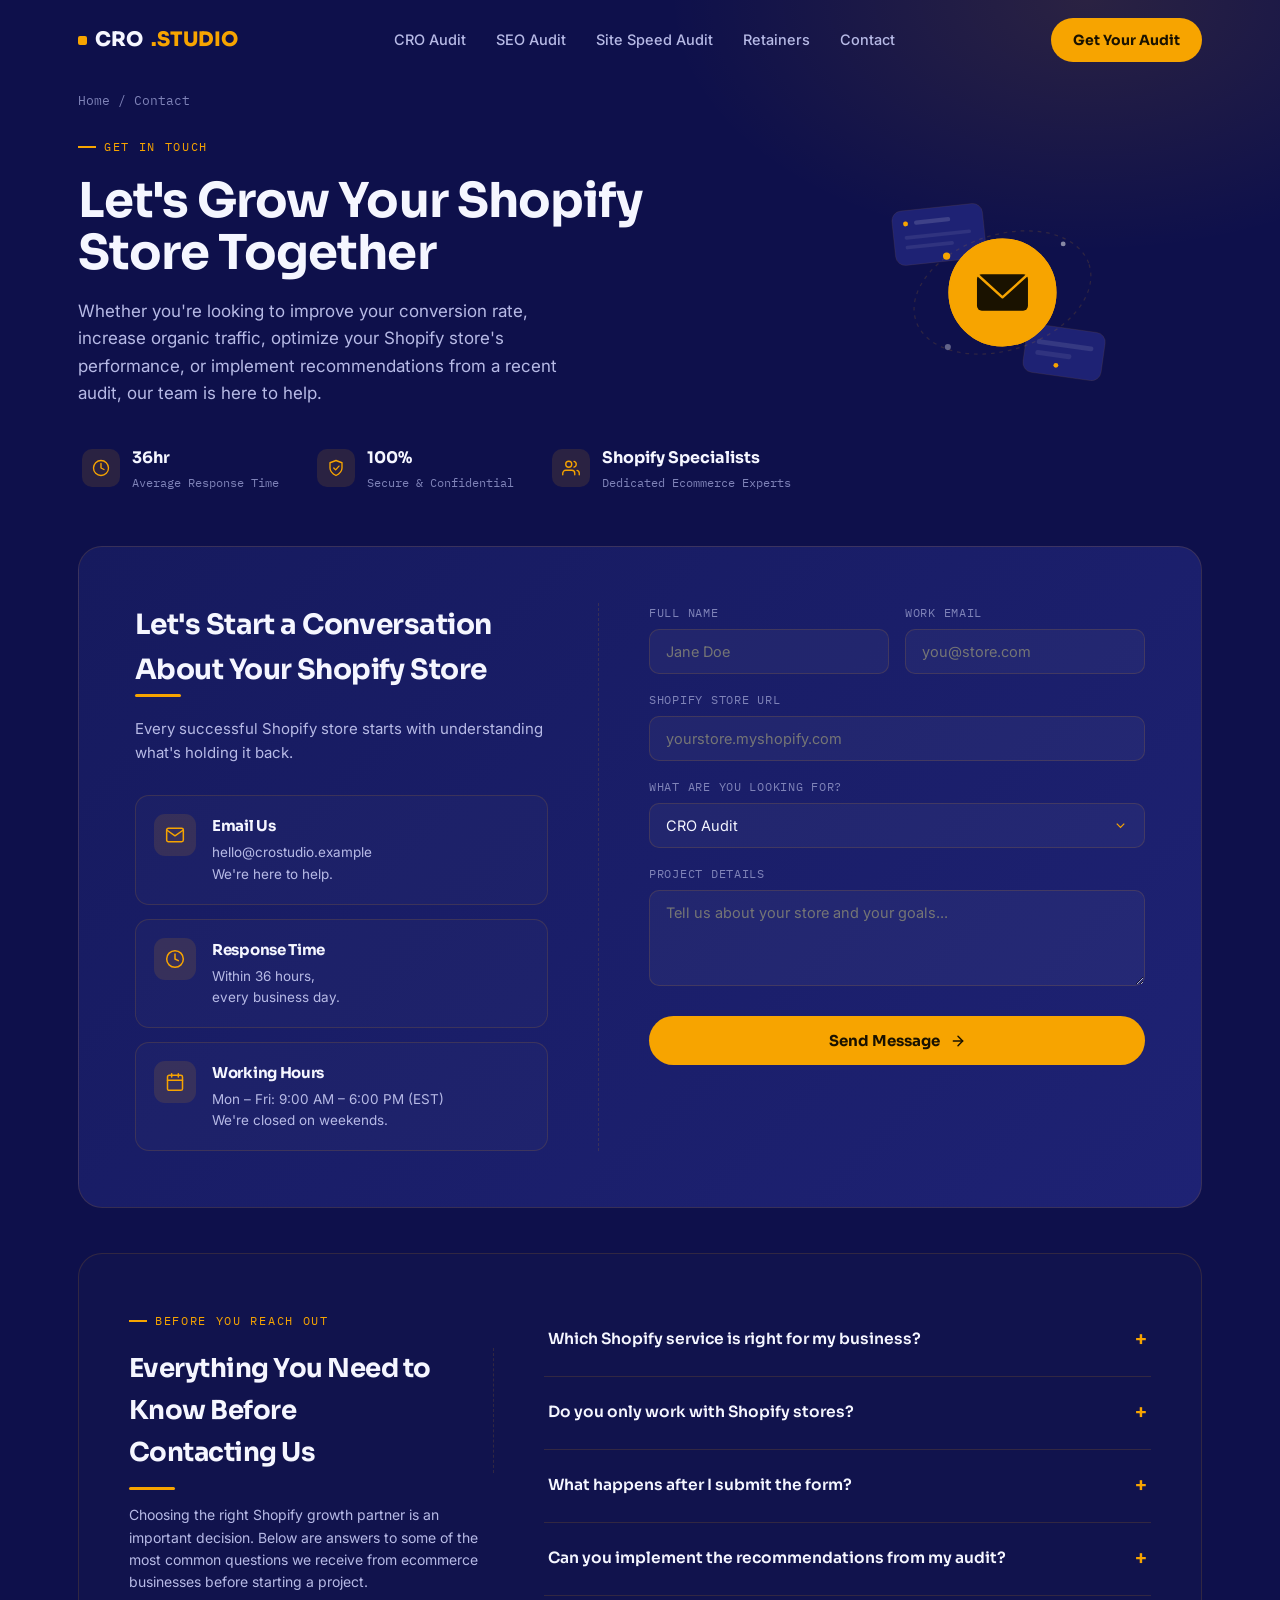
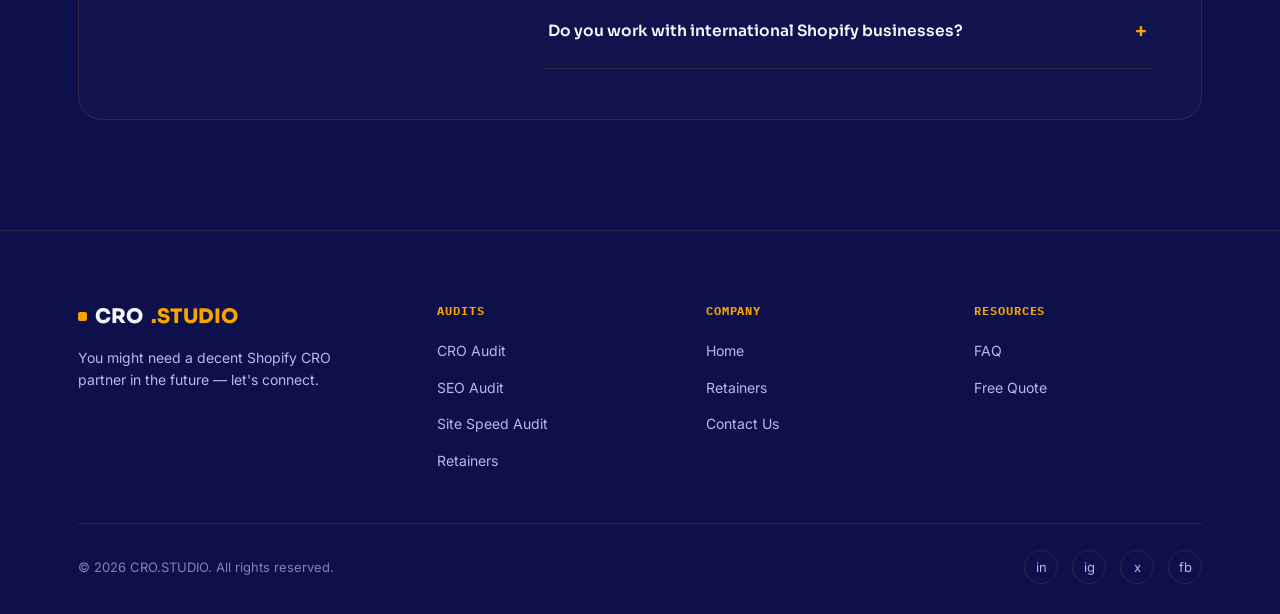
<file: contact.html>
<!DOCTYPE html>
<html lang="en">
<head>
<meta charset="UTF-8">
<meta name="viewport" content="width=device-width, initial-scale=1.0">
<title>Contact Us — CRO.STUDIO</title>
<link rel="preconnect" href="https://fonts.googleapis.com">
<link href="https://fonts.googleapis.com/css2?family=Sora:wght@400;600;700;800&family=Inter:wght@400;500;600&family=IBM+Plex+Mono:wght@500;600&display=swap" rel="stylesheet">
<style>
:root{
  --navy-deep:#0E104B;
  --navy-panel:#161a5e;
  --navy-panel-2:#1e2274;
  --navy-line: rgba(247,164,0,0.14);
  --amber:#f7a400;
  --amber-hi:#ffc247;
  --text-hi:#F5F6FF;
  --text-mid:#B7BAE6;
  --text-low:#7f83b8;
  --radius:14px;
}
*{box-sizing:border-box; margin:0; padding:0;}
html{scroll-behavior:smooth;}
body{
  background:var(--navy-deep);
  color:var(--text-hi);
  font-family:'Inter',sans-serif;
  overflow-x:hidden;
  line-height:1.6;
}
h1,h2,h3,h4{font-family:'Sora',sans-serif; font-weight:700; letter-spacing:-0.02em;}
.mono{font-family:'IBM Plex Mono',monospace;}
a{color:inherit; text-decoration:none;}
img{max-width:100%; display:block;}
.wrap{max-width:1180px; margin:0 auto; padding:0 28px;}
section{position:relative; padding:110px 0;}

:focus-visible{outline:2px solid var(--amber); outline-offset:3px; border-radius:4px;}

@media (prefers-reduced-motion: reduce){
  *{animation-duration:0.001ms !important; animation-iteration-count:1 !important; transition-duration:0.001ms !important; scroll-behavior:auto !important;}
}

.eyebrow{
  display:inline-flex; align-items:center; gap:8px;
  font-family:'IBM Plex Mono',monospace; font-size:12px; letter-spacing:0.14em;
  color:var(--amber); text-transform:uppercase; margin-bottom:18px;
}
.eyebrow::before{content:''; width:18px; height:2px; background:var(--amber); display:inline-block; flex-shrink:0;}
.btn{
  display:inline-flex; align-items:center; justify-content:center; gap:10px;
  background:var(--amber); color:#1a1200; font-weight:700; font-family:'Sora',sans-serif;
  padding:15px 28px; border-radius:100px; border:none; cursor:pointer;
  font-size:15px; transition:transform .25s ease, box-shadow .25s ease, background .25s ease;
  box-shadow:0 0 0 0 rgba(247,164,0,.5);
}
.btn:hover{ background:var(--amber-hi); transform:translateY(-2px); box-shadow:0 10px 30px -6px rgba(247,164,0,.55);}
.btn:active{ transform:translateY(0); }
.btn-outline{ background:transparent; border:1px solid rgba(255,255,255,.22); color:var(--text-hi); }
.btn-outline:hover{border-color:var(--amber); color:var(--amber); background:transparent; box-shadow:none;}

/* reveal animation */
  .reveal{opacity:0; transform:translateY(28px); transition:opacity .8s ease, transform .8s ease;}
  .reveal.visible{opacity:1; transform:translateY(0);}
  .reveal-stagger.visible > *{ animation: none; }
  
/* ===== HEADER ===== */
header{
  position:fixed; top:0; left:0; right:0; z-index:100;
  padding:18px 0; transition:background .3s ease, padding .3s ease, border-color .3s ease;
  border-bottom:1px solid transparent;
}
header.scrolled{ background:rgba(14,16,75,0.85); backdrop-filter:blur(14px); padding:12px 0; border-color:var(--navy-line);}
header .wrap{display:flex; align-items:center; justify-content:space-between; gap:16px;}
.logo{font-family:'Sora',sans-serif; font-weight:800; font-size:20px; display:flex; align-items:center; gap:8px; flex-shrink:0;}
.logo .dot{width:9px; height:9px; background:var(--amber); border-radius:2px; flex-shrink:0;}
nav ul{display:flex; gap:30px; list-style:none;}
nav a{font-size:14.5px; font-weight:500; color:var(--text-mid); transition:color .2s;}
nav a:hover{color:var(--amber);}
header .cta{display:flex; align-items:center; gap:18px;}
header .btn{padding:11px 22px; font-size:14px; white-space:nowrap;}
.burger{display:none; flex-direction:column; gap:5px; cursor:pointer; padding:6px; z-index:110;}
.burger span{width:22px; height:2px; background:var(--text-hi); transition:transform .25s ease, opacity .25s ease;}
.burger.open span:nth-child(1){ transform:translateY(7px) rotate(45deg); }
.burger.open span:nth-child(2){ opacity:0; }
.burger.open span:nth-child(3){ transform:translateY(-7px) rotate(-45deg); }

/* ===== PAGE HERO ===== */
.page-hero{padding:90px 0 40px; position:relative;}
.page-hero::before{
  content:''; position:absolute; inset:0; z-index:-1;
  background:radial-gradient(700px 420px at 85% 0%, rgba(247,164,0,0.12), transparent 60%);
}
.breadcrumb{font-family:'IBM Plex Mono',monospace; font-size:12.5px; color:var(--text-low); margin-bottom:20px;}
.breadcrumb a{color:var(--text-low);}
.breadcrumb a:hover{color:var(--amber);}
.hero-grid{display:grid; grid-template-columns:1.15fr 0.85fr; gap:60px; align-items:center;}
.page-hero h1{font-size:clamp(30px,4vw,48px); line-height:1.1; max-width:620px; margin-bottom:18px;}
.page-hero p.lead{font-size:17px; color:var(--text-mid); max-width:520px; margin-bottom:34px;}

/* trust row */
.trust-row{display:grid; grid-template-columns:repeat(3,auto); gap:30px; justify-content:start;}
.stat-chip{ display:flex; align-items:center; gap:12px; padding:4px; border-radius:12px; transition:transform .3s ease; cursor:default; }
.stat-chip:hover{ transform:translateY(-3px); }
.stat-chip .ic{
  width:38px; height:38px; flex-shrink:0; border-radius:10px;
  background:rgba(247,164,0,.12); display:flex; align-items:center; justify-content:center;
  transition:transform .55s cubic-bezier(.34,1.56,.64,1), background .3s ease, box-shadow .3s ease;
}
.stat-chip:hover .ic{
  transform:rotate(360deg) scale(1.1);
  background:rgba(247,164,0,.24);
  box-shadow:0 8px 20px -6px rgba(247,164,0,.55);
}
.stat-chip .ic svg{ transition:stroke .3s ease; }
.stat-chip:hover .ic svg *{ stroke:var(--amber-hi); }
.stat-chip .txt strong{ display:block; font-family:'Sora',sans-serif; font-size:16px; margin-bottom:2px; transition:color .3s ease, letter-spacing .3s ease; }
.stat-chip:hover .txt strong{ color:var(--amber-hi); letter-spacing:.01em; }
.stat-chip .txt div{ font-size:12px; color:var(--text-low); font-family:'IBM Plex Mono',monospace; white-space:nowrap; transition:color .3s ease; }
.stat-chip:hover .txt div{ color:var(--text-mid); }


/* hero illustration (envelope signature graphic) */
.hero-visual{ position:relative; display:flex; align-items:center; justify-content:center; padding:20px; }
.hero-visual svg{ width:100%; max-width:420px; height:auto; }
.pulse-ring{ animation:pulseRing 2.8s ease-out infinite; transform-origin:210px 210px; }
.pulse-ring.d2{ animation-delay:1.4s; }
@keyframes pulseRing{
  0%{ opacity:.55; transform:scale(1); }
  100%{ opacity:0; transform:scale(1.35); }
}

/* ===== CONTACT SECTION ===== */
.contact-section{ padding-top:10px; padding-bottom:45px; }
.contact-box{
  background:linear-gradient(135deg,var(--navy-panel),var(--navy-panel-2));
  border:1px solid var(--navy-line); border-radius:24px;
  padding:56px; display:grid; grid-template-columns:0.85fr 1fr; gap:0;
  position:relative;
}
.lead-col{ padding-right:50px; border-right:1px dashed var(--navy-line); }
.lead-col h2{ font-size:28px; margin-bottom:2px; }
.lead-col .underline{ width:46px; height:3px; background:var(--amber); border-radius:4px; margin-bottom:20px; }
.lead-col > p{ color:var(--text-mid); margin-bottom:30px; font-size:15px; }

.reach-list{ display:flex; flex-direction:column; gap:14px; }
.reach-card{
  display:flex; align-items:flex-start; gap:16px;
  border:1px solid var(--navy-line); border-radius:var(--radius);
  padding:18px; background:rgba(255,255,255,.02);
  transition:border-color .25s ease, background .25s ease, transform .25s ease;
}
.reach-card:hover{ border-color:var(--amber); background:rgba(247,164,0,.05); transform:translateY(-2px); }
.reach-card .ic{
  width:42px; height:42px; flex-shrink:0; border-radius:11px;
  background:rgba(247,164,0,.12); display:flex; align-items:center; justify-content:center;
  transition:transform .45s cubic-bezier(.34,1.56,.64,1), background .25s ease;
}
.reach-card:hover .ic{ transform:rotate(-12deg) scale(1.06); background:rgba(247,164,0,.22); }
.reach-card .ic svg{ transition:stroke .25s ease; }
.reach-card:hover .ic svg *{ stroke:var(--amber-hi); }
.reach-card h4{ font-size:15px; margin-bottom:4px; }
.reach-card p{ color:var(--text-mid); font-size:13.5px; margin:0; }

form{ padding-left:50px; }
.form-grid-2{ display:grid; grid-template-columns:1fr 1fr; gap:16px; }
.field{margin-bottom:16px;}
.field label{display:block; font-size:12px; color:var(--text-low); margin-bottom:7px; font-family:'IBM Plex Mono',monospace; text-transform:uppercase; letter-spacing:.06em;}
.field input, .field textarea, .field select{
  width:100%; background:rgba(255,255,255,.04); border:1px solid var(--navy-line); border-radius:10px;
  padding:13px 16px; color:var(--text-hi); font-family:'Inter',sans-serif; font-size:14.5px;
  transition:border-color .2s ease, background .2s ease;
}
.field textarea{ resize:vertical; min-height:96px; }
.field input:focus, .field textarea:focus, .field select:focus{outline:none; border-color:var(--amber); background:rgba(255,255,255,.06);}
.field select{
  appearance:none; cursor:pointer;
  background-image:url("data:image/svg+xml;utf8,<svg xmlns='http://www.w3.org/2000/svg' viewBox='0 0 24 24' fill='none' stroke='%23f7a400' stroke-width='2'><polyline points='6 9 12 15 18 9'/></svg>");
  background-repeat:no-repeat; background-position:right 16px center; background-size:15px;
}
form .btn{ width:100%; margin-top:6px; }

/* ===== QUICK ANSWERS ===== */
.answers-box{
  border:1px solid var(--navy-line); border-radius:24px; padding:50px;
  display:grid; grid-template-columns:0.75fr 1.25fr; gap:50px; align-items:start;
  background:rgba(255,255,255,.015);
}
.answers-head h2{ font-size:26px; margin-bottom:0; }
.answers-head .underline{ width:46px; height:3px; background:var(--amber); border-radius:4px; margin-top:14px; }
.answers-head p{ color:var(--text-mid); font-size:14px; margin-top:14px; }

.faq-item{border-bottom:1px solid var(--navy-line);}
.faq-item:first-child{border-top:none;}
.faq-q{padding:20px 4px; display:flex; justify-content:space-between; align-items:center; gap:16px; cursor:pointer; font-family:'Sora',sans-serif; font-weight:600; font-size:15.5px;}
.faq-q .plus{font-size:20px; color:var(--amber); transition:transform .3s ease; flex-shrink:0;}
.faq-item.open .plus{transform:rotate(45deg);}
.faq-a{max-height:0; overflow:hidden; transition:max-height .35s ease;}
.faq-a p{padding:0 4px 20px; color:var(--text-mid); font-size:14px; max-width:640px;}

/* ===== WHY US — image + text split ===== */
.why-section{ padding-top:0; padding-bottom:0; }
.split-2{ display:grid; grid-template-columns:0.9fr 1.1fr; gap:60px; align-items:center; }
.why-visual{ position:relative; display:flex; align-items:center; justify-content:center; }
.why-visual svg{ width:100%; max-width:440px; height:auto; }
.why-copy h2{ font-size:clamp(26px,3vw,36px); margin-bottom:16px; }
.why-copy > p{ color:var(--text-mid); font-size:15.5px; margin-bottom:28px; max-width:480px; }
.why-list{ display:flex; flex-direction:column; gap:16px; }
.why-item{ display:flex; align-items:flex-start; gap:14px; }
.why-item .tick{
  width:26px; height:26px; flex-shrink:0; border-radius:50%; margin-top:1px;
  background:rgba(247,164,0,.14); display:flex; align-items:center; justify-content:center;
  transition:transform .4s cubic-bezier(.34,1.56,.64,1), background .3s ease;
}
.why-item:hover .tick{ transform:rotate(360deg) scale(1.08); background:rgba(247,164,0,.26); }
.why-item .tick svg{ width:13px; height:13px; }
.why-item h4{ font-size:15px; margin-bottom:3px; }
.why-item p{ color:var(--text-mid); font-size:13.5px; margin:0; }
.why-float-card{
  position:absolute; bottom:-14px; right:6%; background:var(--navy-panel);
  border:1px solid var(--navy-line); border-radius:14px; padding:14px 18px;
  display:flex; align-items:center; gap:10px; box-shadow:0 20px 40px -18px rgba(0,0,0,.55);
}
.why-float-card strong{ font-family:'Sora',sans-serif; font-size:18px; color:var(--amber); display:block; }
.why-float-card span{ font-size:11px; color:var(--text-low); font-family:'IBM Plex Mono',monospace; }

@media(max-width:860px){
  .split-2{ grid-template-columns:1fr; gap:40px; }
  .why-visual{ order:-1; max-width:340px; margin:0 auto; }
  .why-float-card{ right:50%; transform:translateX(50%); }
}
footer{border-top:1px solid var(--navy-line); padding:70px 0 30px;}
.foot-grid{display:grid; grid-template-columns:1.4fr 1fr 1fr 1fr; gap:40px; margin-bottom:50px;}
.foot-grid h5{font-family:'IBM Plex Mono',monospace; font-size:12px; color:var(--amber); text-transform:uppercase; letter-spacing:.08em; margin-bottom:18px;}
.foot-grid ul{list-style:none; display:flex; flex-direction:column; gap:11px;}
.foot-grid ul a{color:var(--text-mid); font-size:14px;}
.foot-grid ul a:hover{color:var(--amber);}
.foot-bottom{display:flex; justify-content:space-between; align-items:center; padding-top:26px; border-top:1px solid var(--navy-line); color:var(--text-low); font-size:13px; flex-wrap:wrap; gap:14px;}
.socials{display:flex; gap:14px;}
.socials a{width:34px; height:34px; border:1px solid var(--navy-line); border-radius:50%; display:flex; align-items:center; justify-content:center; font-size:13px; color:var(--text-mid); transition:border-color .2s, color .2s;}
.socials a:hover{border-color:var(--amber); color:var(--amber);}

/* =========================================================
   RESPONSIVE — mobile-first breakpoints layered on top
   ========================================================= */

/* Large tablets / small laptops */
@media(max-width:1024px){
  .wrap{ padding:0 24px; }
  .contact-box{ padding:44px; }
  .answers-box{ padding:40px; grid-template-columns:1fr 1.4fr; gap:36px; }
}

/* Tablets — stack the two-column layouts */
/* Tablets — stack the two-column layouts */
@media(max-width:860px){
  section{ padding:64px 0; }
  .page-hero{ padding:120px 0 28px; }
  .hero-grid{ grid-template-columns:1fr; gap:0; }
  .hero-visual{ order:-1; max-width:280px; margin:0 auto 12px; padding:0; }
  .hero-visual svg{ max-width:250px; }
  .page-hero h1{ max-width:100%; }
  .page-hero p.lead{ max-width:100%; }
  .breadcrumb{ margin-top:8px; }
  .pulse-ring{ display:none; } /* pulse rings look bulky on small screens */

  .contact-box{ grid-template-columns:1fr; padding:36px; gap:36px; }
  .lead-col{ padding-right:0; border-right:none; padding-bottom:32px; border-bottom:1px dashed var(--navy-line); }
  form{ padding-left:0; }

  .answers-box{ grid-template-columns:1fr; gap:28px; padding:36px; }

  nav{display:none;}
  .burger{display:flex;}

  .foot-grid{grid-template-columns:1fr 1fr; gap:32px;}
}

/* Large phones */
@media(max-width:640px){
  .wrap{ padding:0 20px; }
  section{ padding:52px 0; }
  .page-hero{ padding:100px 0 20px; }
  .hero-visual{ max-width:260px; margin:0 auto 8px; }
  .hero-visual svg{ max-width:250px; }

  .trust-row{ grid-template-columns:repeat(2,auto); gap:16px 20px; margin-top:8px; }

  .contact-box{ padding:26px; border-radius:20px; }
  .form-grid-2{ grid-template-columns:1fr; gap:0; }
  .reach-card{ padding:15px; gap:13px; }

  .answers-box{ padding:26px; border-radius:20px; }
  .faq-q{ font-size:14.5px; }

 .hero-grid {
    display: flex;
    grid-template-columns: 1.15fr 0.85fr;
    gap: 60px;
    align-items: center;
    flex-direction: column-reverse;
}
}

/* Small phones */
@media(max-width:420px){
  .wrap{ padding:0 16px; }
  .page-hero{ padding:100px 0 20px; }
  .hero-visual{ max-width:270px; }
  .hero-visual svg{ max-width:250px; }
  .page-hero h1{ font-size:26px; }
  .page-hero p.lead{ font-size:15px; }
  .trust-row{ grid-template-columns:1fr; gap:14px; }
  .stat-chip .txt div{ white-space:normal; }
  .contact-box, .answers-box{ padding:20px; }
  .lead-col h2, .answers-head h2{ font-size:22px; }
  header .cta{ display:none; }
  .hero-grid {
    display: flex;
    grid-template-columns: 1.15fr 0.85fr;
    gap: 60px;
    align-items: center;
    flex-direction: column-reverse;
}
}
</style>
</head>
<body>

<header id="siteHeader">
  <div class="wrap">
    <a href="index.html" class="logo"><span class="dot"></span>CRO<span style="color:var(--amber)">.STUDIO</span></a>
    <nav>
      <ul>
        <li><a href="cro-audit.html">CRO Audit</a></li>
        <li><a href="seo-audit.html">SEO Audit</a></li>
        <li><a href="site-speed-audit.html">Site Speed Audit</a></li>
        <li><a href="retainers.html">Retainers</a></li>
        <li><a href="contact.html">Contact</a></li>
      </ul>
    </nav>
    <div class="cta"><a href="contact.html" class="btn">Get Your Audit</a></div>
    <button class="burger" id="burgerBtn" aria-label="Toggle menu" aria-expanded="false"><span></span><span></span><span></span></button>
  </div>
</header>

<!-- ===== HERO ===== -->
<section class="page-hero">
  <div class="wrap hero-grid">
    <div>
      <div class="breadcrumb reveal"><a href="index.html">Home</a> / Contact</div>
      <div class="eyebrow reveal">Get in Touch</div>
      <h1 class="reveal">Let's Grow Your Shopify Store Together</h1>
      <p class="lead reveal">Whether you're looking to improve your conversion rate, increase organic traffic, optimize your Shopify store's performance, or implement recommendations from a recent audit, our team is here to help.</p>

      <div class="trust-row reveal">
        <div class="stat-chip">
          <div class="ic">
            <svg width="18" height="18" viewBox="0 0 24 24" fill="none" stroke="#f7a400" stroke-width="1.8" stroke-linecap="round" stroke-linejoin="round"><circle cx="12" cy="12" r="10"></circle><polyline points="12 6 12 12 16 14"></polyline></svg>
          </div>
          <div class="txt"><strong>36hr</strong><div>Average Response Time</div></div>
        </div>
        <div class="stat-chip">
          <div class="ic">
            <svg width="18" height="18" viewBox="0 0 24 24" fill="none" stroke="#f7a400" stroke-width="1.8" stroke-linecap="round" stroke-linejoin="round"><path d="M12 22s8-4 8-10V5l-8-3-8 3v7c0 6 8 10 8 10z"></path><polyline points="9 12 11.5 14.5 16 9.5"></polyline></svg>
          </div>
          <div class="txt"><strong>100%</strong><div>Secure & Confidential</div></div>
        </div>
        <div class="stat-chip">
          <div class="ic">
            <svg width="18" height="18" viewBox="0 0 24 24" fill="none" stroke="#f7a400" stroke-width="1.8" stroke-linecap="round" stroke-linejoin="round"><path d="M17 21v-2a4 4 0 0 0-4-4H5a4 4 0 0 0-4 4v2"></path><circle cx="9" cy="7" r="4"></circle><path d="M23 21v-2a4 4 0 0 0-3-3.87"></path><path d="M16 3.13a4 4 0 0 1 0 7.75"></path></svg>
          </div>
          <div class="txt"><strong>Shopify Specialists</strong><div>Dedicated Ecommerce Experts</div></div>
        </div>
      </div>
    </div>

	  <div class="hero-visual reveal">
      <svg viewBox="0 0 420 420" xmlns="http://www.w3.org/2000/svg">
        <g transform="rotate(-6 100 110)">
          <rect x="30" y="70" width="150" height="90" rx="16" style="fill:var(--navy-panel-2); stroke:var(--navy-line);"></rect>
          <circle cx="52" cy="92" r="4" style="fill:var(--amber)"></circle>
          <rect x="66" y="88" width="60" height="7" rx="3.5" style="fill:rgba(255,255,255,.14)"></rect>
          <rect x="48" y="112" width="110" height="6" rx="3" style="fill:rgba(255,255,255,.08)"></rect>
          <rect x="48" y="128" width="80" height="6" rx="3" style="fill:rgba(255,255,255,.08)"></rect>
        </g>
        <g transform="rotate(8 320 320)">
          <rect x="245" y="270" width="130" height="80" rx="16" style="fill:var(--navy-panel-2); stroke:var(--navy-line);"></rect>
          <rect x="263" y="294" width="94" height="8" rx="4" style="fill:rgba(255,255,255,.10)"></rect>
          <rect x="263" y="312" width="60" height="8" rx="4" style="fill:rgba(255,255,255,.08)"></rect>
        </g>
        <ellipse cx="210" cy="210" rx="150" ry="95" transform="rotate(-18 210 210)" fill="none" style="stroke:var(--navy-line); stroke-width:2; stroke-dasharray:6 8;"></ellipse>

        <circle class="pulse-ring" cx="210" cy="210" r="88" fill="none" stroke="var(--amber)" stroke-width="2"></circle>
        <circle class="pulse-ring d2" cx="210" cy="210" r="88" fill="none" stroke="var(--amber)" stroke-width="2"></circle>

        <circle cx="210" cy="210" r="88" style="fill:var(--amber)"></circle>
        <g transform="translate(210,210)">
          <rect x="-42" y="-30" width="84" height="60" rx="8" fill="#1a1200"></rect>
          <path d="M-42 -30 L0 8 L42 -30" fill="none" stroke="#f7a400" stroke-width="4" stroke-linecap="round" stroke-linejoin="round"></path>
        </g>

        <circle cx="118" cy="150" r="6" style="fill:var(--amber)"></circle>
        <circle cx="310" cy="130" r="4" style="fill:rgba(255,255,255,.5)"></circle>
        <circle cx="298" cy="330" r="4" style="fill:var(--amber)"></circle>
        <circle cx="120" cy="300" r="5" style="fill:rgba(255,255,255,.35)"></circle>
      </svg>
    </div>
  </div>
</section>

<!-- ===== CONTACT FORM ===== -->
<section class="contact-section">
  <div class="wrap">
    <div class="contact-box reveal">

      <div class="lead-col">
        <h2>Let's Start a Conversation About Your Shopify Store</h2>
        <div class="underline"></div>
        <p>Every successful Shopify store starts with understanding what's holding it back.</p>

        <div class="reach-list">
          <div class="reach-card">
            <div class="ic">
              <svg width="20" height="20" viewBox="0 0 24 24" fill="none" stroke="#f7a400" stroke-width="1.8" stroke-linecap="round" stroke-linejoin="round"><rect x="2" y="4" width="20" height="16" rx="2"></rect><path d="M22 6l-10 7L2 6"></path></svg>
            </div>
            <div>
              <h4>Email Us</h4>
              <p>hello@crostudio.example<br>We're here to help.</p>
            </div>
          </div>

          <div class="reach-card">
            <div class="ic">
              <svg width="20" height="20" viewBox="0 0 24 24" fill="none" stroke="#f7a400" stroke-width="1.8" stroke-linecap="round" stroke-linejoin="round"><circle cx="12" cy="12" r="10"></circle><polyline points="12 6 12 12 16 14"></polyline></svg>
            </div>
            <div>
              <h4>Response Time</h4>
              <p>Within 36 hours,<br>every business day.</p>
            </div>
          </div>

          <div class="reach-card">
            <div class="ic">
              <svg width="20" height="20" viewBox="0 0 24 24" fill="none" stroke="#f7a400" stroke-width="1.8" stroke-linecap="round" stroke-linejoin="round"><rect x="3" y="4" width="18" height="18" rx="2"></rect><line x1="16" y1="2" x2="16" y2="6"></line><line x1="8" y1="2" x2="8" y2="6"></line><line x1="3" y1="10" x2="21" y2="10"></line></svg>
            </div>
            <div>
              <h4>Working Hours</h4>
              <p>Mon – Fri: 9:00 AM – 6:00 PM (EST)<br>We're closed on weekends.</p>
            </div>
          </div>
        </div>
      </div>

      <form onsubmit="event.preventDefault(); this.reset(); alert('Message sent (demo form).');">
        <div class="form-grid-2">
          <div class="field"><label>Full Name</label><input type="text" placeholder="Jane Doe" required></div>
          <div class="field"><label>Work Email</label><input type="email" placeholder="you@store.com" required></div>
        </div>
        <div class="field"><label>Shopify Store URL</label><input type="text" placeholder="yourstore.myshopify.com"></div>
        <div class="field">
          <label>What are you looking for?</label>
          <select>
            <option>CRO Audit</option>
            <option>SEO Audit</option>
            <option>Site Speed Audit</option>
            <option>Retainer / Ongoing Support</option>
            <option>Something else</option>
          </select>
        </div>
        <div class="field"><label>Project Details</label><textarea rows="4" placeholder="Tell us about your store and your goals..." required></textarea></div>
        <button class="btn" type="submit">
          Send Message
          <svg viewBox="0 0 24 24" width="16" height="16" fill="none" stroke="#1a1200" stroke-width="2.2" stroke-linecap="round" stroke-linejoin="round"><line x1="5" y1="12" x2="19" y2="12"></line><polyline points="12 5 19 12 12 19"></polyline></svg>
        </button>
      </form>

    </div>
  </div>
</section>

<!-- ===== QUICK ANSWERS ===== -->
<section style="padding-top:0;">
  <div class="wrap">
    <div class="answers-box reveal">
      <div class="answers-head">
        <div class="eyebrow">Before You Reach Out</div>
        <h2 class="lead-col">Everything You Need to Know Before Contacting Us</h2>
        <div class="underline"></div>
        <p>Choosing the right Shopify growth partner is an important decision. Below are answers to some of the most common questions we receive from ecommerce businesses before starting a project.</p>
      </div>

      <div class="faq-list">
        <div class="faq-item reveal">
          <div class="faq-q">Which Shopify service is right for my business? <span class="plus">+</span></div>
          <div class="faq-a"><p>If you're unsure where to start, our Shopify CRO Audit is usually the best first step. It provides a complete evaluation of your customer journey, identifies conversion barriers, and often highlights SEO, performance, and usability issues at the same time. From there, we can recommend whether you would benefit from a dedicated SEO Audit, Site Speed Audit, or an ongoing Shopify Growth Retainer.</p></div>
        </div>
        <div class="faq-item reveal">
          <div class="faq-q">Do you only work with Shopify stores? <span class="plus">+</span></div>
          <div class="faq-a"><p>Yes. We specialize exclusively in Shopify and Shopify Plus. By focusing on a single ecommerce platform, we can provide deeper expertise in conversion optimization, technical SEO, performance improvements, UX optimization, and Shopify development than agencies that work across multiple platforms.</p></div>
        </div>
        <div class="faq-item reveal">
          <div class="faq-q">What happens after I submit the form? <span class="plus">+</span></div>
          <div class="faq-a"><p>After receiving your enquiry, one of our Shopify specialists reviews your store, your business goals, and the information you've provided. Within approximately 36 business hours, we'll contact you with our recommendations, explain the most suitable service for your requirements, and outline the next steps for moving your project forward.</p></div>
        </div>
		 <div class="faq-item reveal">
          <div class="faq-q">Can you implement the recommendations from my audit? <span class="plus">+</span></div>
          <div class="faq-a"><p>Absolutely. After completing your Shopify CRO Audit, SEO Audit, or Site Speed Audit, our team can implement every recommendation through one-off development work or one of our monthly Shopify Growth Retainers.</p></div>
        </div>
		 <div class="faq-item reveal">
          <div class="faq-q">Do you work with international Shopify businesses? <span class="plus">+</span></div>
          <div class="faq-a"><p>Yes. We work with Shopify merchants worldwide, from growing ecommerce startups to established Shopify Plus brands, helping them improve search visibility, website performance, and conversion rates regardless of their location.</p></div>
        </div>
      </div>
    </div>
  </div>
</section>

<footer>
  <div class="wrap">
    <div class="foot-grid">
      <div>
        <a href="index.html" class="logo" style="margin-bottom:14px;"><span class="dot"></span>CRO<span style="color:var(--amber)">.STUDIO</span></a>
        <p style="color:var(--text-mid); font-size:14px; max-width:280px;">You might need a decent Shopify CRO partner in the future — let's connect.</p>
      </div>
      <div>
        <h5>Audits</h5>
        <ul>
          <li><a href="cro-audit.html">CRO Audit</a></li>
          <li><a href="seo-audit.html">SEO Audit</a></li>
          <li><a href="site-speed-audit.html">Site Speed Audit</a></li>
          <li><a href="retainers.html">Retainers</a></li>
        </ul>
      </div>
      <div>
        <h5>Company</h5>
        <ul>
          <li><a href="index.html">Home</a></li>
          <li><a href="retainers.html">Retainers</a></li>
          <li><a href="contact.html">Contact Us</a></li>
        </ul>
      </div>
      <div>
        <h5>Resources</h5>
        <ul>
          <li><a href="index.html#faq">FAQ</a></li>
          <li><a href="contact.html">Free Quote</a></li>
        </ul>
      </div>
    </div>
    <div class="foot-bottom">
      <div>© 2026 CRO.STUDIO. All rights reserved.</div>
      <div class="socials"><a href="#">in</a><a href="#">ig</a><a href="#">x</a><a href="#">fb</a></div>
    </div>
  </div>
</footer>

<script>
// Header scrolled state
const header = document.getElementById('siteHeader');
if (header) {
  const onScroll = () => {
    if (window.scrollY > 10) header.classList.add('scrolled');
    else header.classList.remove('scrolled');
  };
  window.addEventListener('scroll', onScroll);
  onScroll();
}

// Scroll reveal
const revealEls = document.querySelectorAll('.reveal');
if (revealEls.length) {
  const io = new IntersectionObserver((entries) => {
    entries.forEach((entry) => {
      if (entry.isIntersecting) {
        entry.target.classList.add('visible');
        io.unobserve(entry.target);
      }
    });
  }, { threshold: 0.12 });
  revealEls.forEach((el) => io.observe(el));
}

// FAQ accordion
document.querySelectorAll('.faq-item').forEach((item) => {
  const q = item.querySelector('.faq-q');
  const a = item.querySelector('.faq-a');
  if (!q || !a) return;
  q.addEventListener('click', () => {
    const isOpen = item.classList.contains('open');
    item.closest('.faq-list')?.querySelectorAll('.faq-item.open').forEach((openItem) => {
      if (openItem !== item) {
        openItem.classList.remove('open');
        openItem.querySelector('.faq-a').style.maxHeight = null;
      }
    });
    if (isOpen) {
      item.classList.remove('open');
      a.style.maxHeight = null;
    } else {
      item.classList.add('open');
      a.style.maxHeight = a.scrollHeight + 'px';
    }
  });
});

// Mobile nav toggle
const burger = document.getElementById('burgerBtn');
const nav = document.querySelector('nav');
if (burger && nav) {
  burger.addEventListener('click', () => {
    const isOpen = burger.classList.toggle('open');
    burger.setAttribute('aria-expanded', String(isOpen));
    if (isOpen) {
      nav.style.display = 'flex';
      nav.style.flexDirection = 'column';
      nav.style.position = 'fixed';
      nav.style.top = '64px';
      nav.style.left = '0';
      nav.style.right = '0';
      nav.style.background = 'rgba(14,16,75,0.98)';
      nav.style.padding = '20px 28px';
      nav.style.gap = '16px';
      nav.style.borderBottom = '1px solid var(--navy-line)';
      nav.querySelector('ul').style.flexDirection = 'column';
      nav.querySelector('ul').style.gap = '16px';
    } else {
      nav.style.display = 'none';
    }
  });
  // Reset nav display handling on resize back to desktop
  window.addEventListener('resize', () => {
    if (window.innerWidth > 860) {
      nav.removeAttribute('style');
      burger.classList.remove('open');
      burger.setAttribute('aria-expanded', 'false');
    }
  });
}
</script>
</body>
</html>
</file>
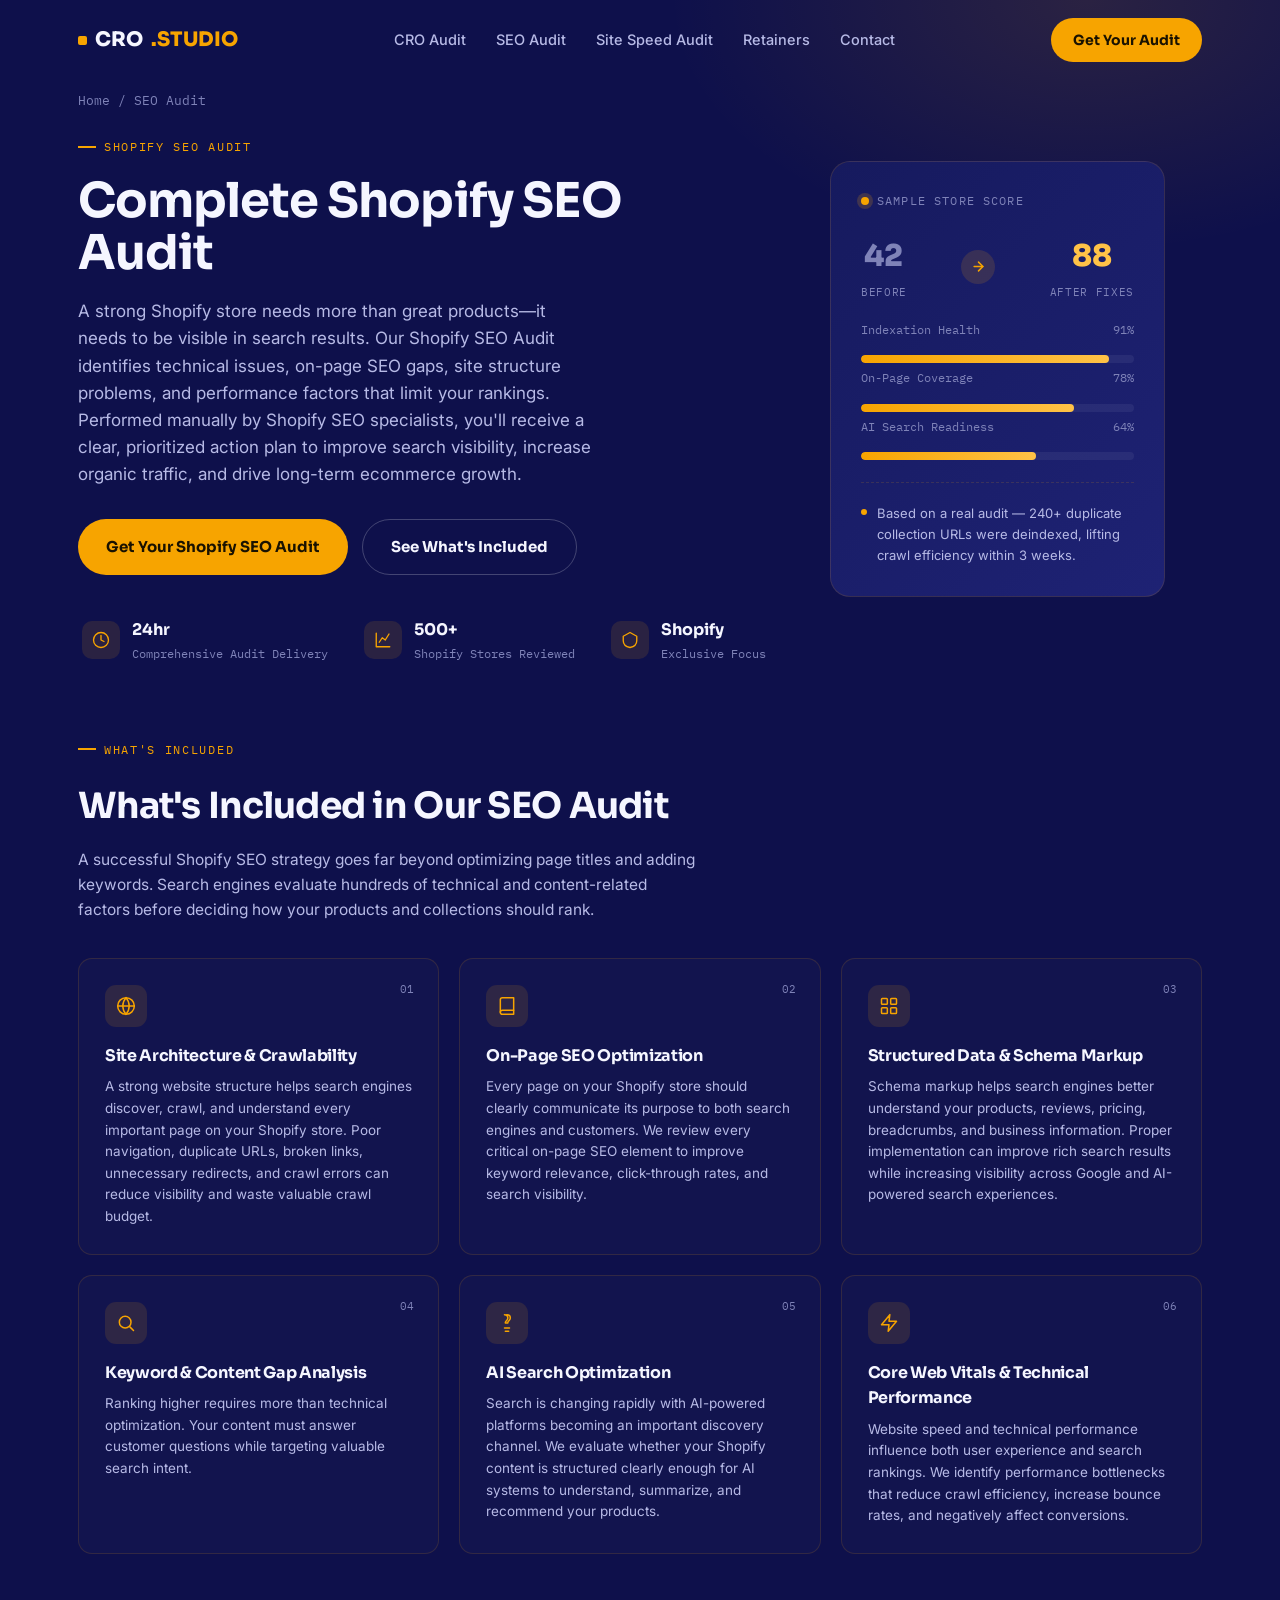
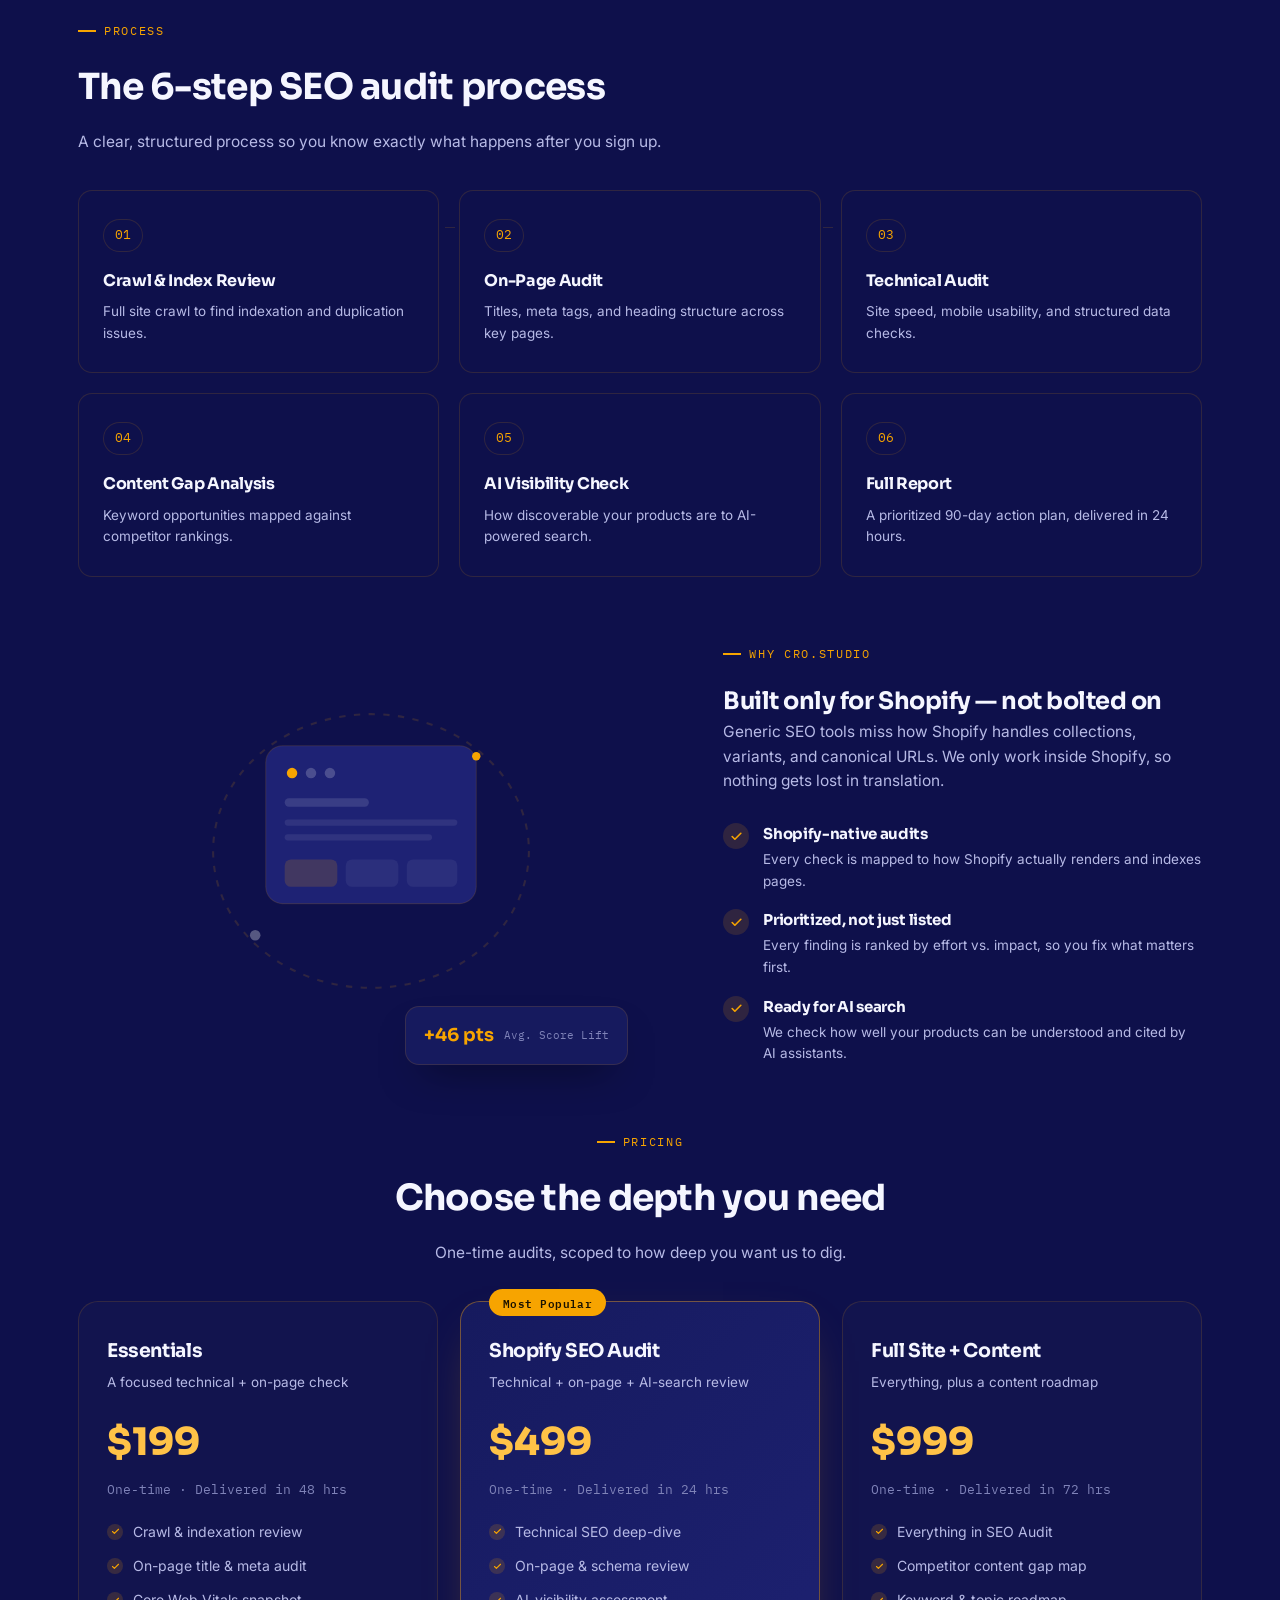
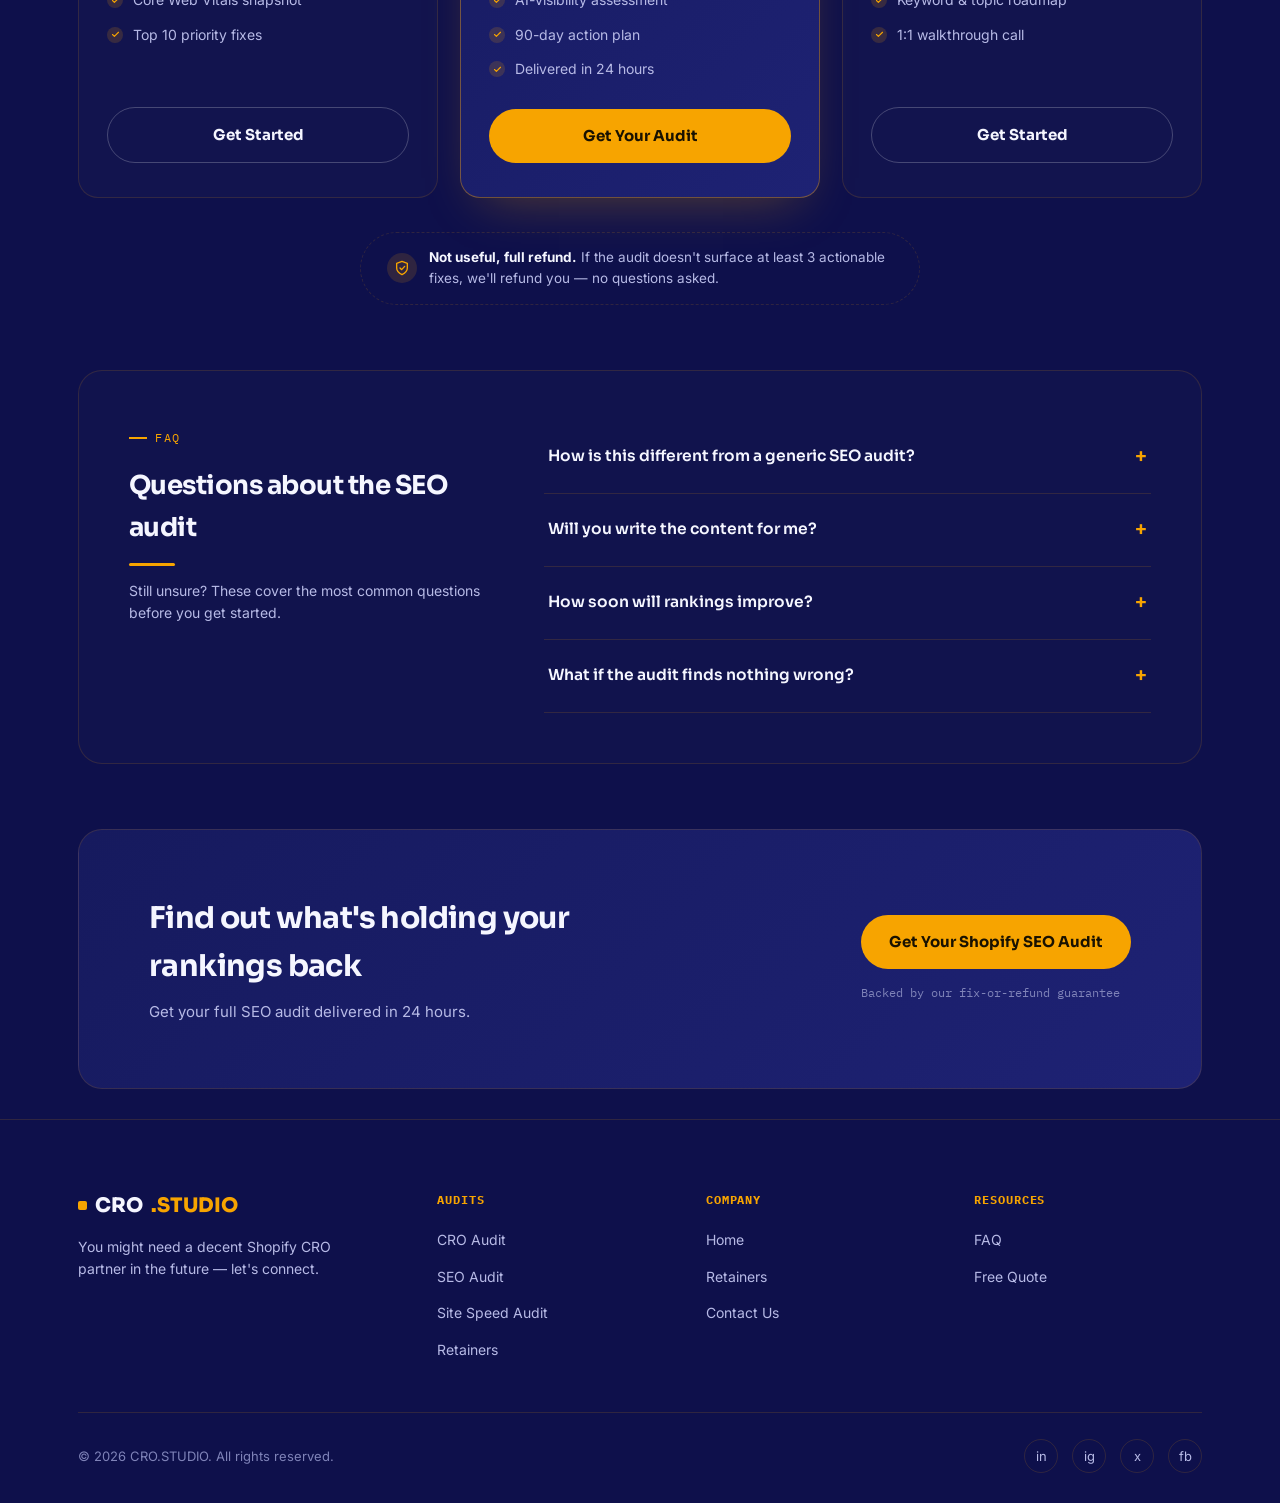
<file: seo-audit.html>
<!DOCTYPE html>
<html lang="en">
<head>
<meta charset="UTF-8">
<meta name="viewport" content="width=device-width, initial-scale=1.0">
<title>Shopify SEO Audit — CRO.STUDIO</title>
<link rel="preconnect" href="https://fonts.googleapis.com">
<link href="https://fonts.googleapis.com/css2?family=Sora:wght@400;600;700;800&family=Inter:wght@400;500;600&family=IBM+Plex+Mono:wght@500;600&display=swap" rel="stylesheet">
<style>
:root{
  --navy-deep:#0E104B;
  --navy-panel:#161a5e;
  --navy-panel-2:#1e2274;
  --navy-line: rgba(247,164,0,0.14);
  --amber:#f7a400;
  --amber-hi:#ffc247;
  --text-hi:#F5F6FF;
  --text-mid:#B7BAE6;
  --text-low:#7f83b8;
  --radius:14px;
}
*{box-sizing:border-box; margin:0; padding:0;}
html{scroll-behavior:smooth;}
body{
  background:var(--navy-deep);
  color:var(--text-hi);
  font-family:'Inter',sans-serif;
  overflow-x:hidden;
  line-height:1.6;
}
h1,h2,h3,h4{font-family:'Sora',sans-serif; font-weight:700; letter-spacing:-0.02em;}
.mono{font-family:'IBM Plex Mono',monospace;}
a{color:inherit; text-decoration:none;}
img{max-width:100%; display:block;}
.wrap{max-width:1180px; margin:0 auto; padding:0 28px;}
section{position:relative; padding:110px 0;}

:focus-visible{outline:2px solid var(--amber); outline-offset:3px; border-radius:4px;}

@media (prefers-reduced-motion: reduce){
  *{animation-duration:0.001ms !important; animation-iteration-count:1 !important; transition-duration:0.001ms !important; scroll-behavior:auto !important;}
}

.eyebrow{
  display:inline-flex; align-items:center; gap:8px;
  font-family:'IBM Plex Mono',monospace; font-size:12px; letter-spacing:0.14em;
  color:var(--amber); text-transform:uppercase; margin-bottom:18px;
}
.eyebrow::before{content:''; width:18px; height:2px; background:var(--amber); display:inline-block; flex-shrink:0;}
.btn{
  display:inline-flex; align-items:center; justify-content:center; gap:10px;
  background:var(--amber); color:#1a1200; font-weight:700; font-family:'Sora',sans-serif;
  padding:15px 28px; border-radius:100px; border:none; cursor:pointer;
  font-size:15px; transition:transform .25s ease, box-shadow .25s ease, background .25s ease;
  box-shadow:0 0 0 0 rgba(247,164,0,.5);
}
.btn:hover{ background:var(--amber-hi); transform:translateY(-2px); box-shadow:0 10px 30px -6px rgba(247,164,0,.55);}
.btn:active{ transform:translateY(0); }
.btn-outline{ background:transparent; border:1px solid rgba(255,255,255,.22); color:var(--text-hi); }
.btn-outline:hover{border-color:var(--amber); color:var(--amber); background:transparent; box-shadow:none;}

.reveal{opacity:0; transform:translateY(28px); transition:opacity .8s ease, transform .8s ease;}
.reveal.visible{opacity:1; transform:translateY(0);}

.sec-head{max-width:620px; margin-bottom:35px;}
.sec-head.center{max-width:640px; text-align:center;}
.sec-head h2{font-size:clamp(26px,3vw,36px); margin-bottom:14px;}
.sec-head p{color:var(--text-mid); font-size:15.5px;}

/* ===== HEADER ===== */
header{
  position:fixed; top:0; left:0; right:0; z-index:100;
  padding:18px 0; transition:background .3s ease, padding .3s ease, border-color .3s ease;
  border-bottom:1px solid transparent;
}
header.scrolled{ background:rgba(14,16,75,0.85); backdrop-filter:blur(14px); padding:12px 0; border-color:var(--navy-line);}
header .wrap{display:flex; align-items:center; justify-content:space-between; gap:16px;}
.logo{font-family:'Sora',sans-serif; font-weight:800; font-size:20px; display:flex; align-items:center; gap:8px; flex-shrink:0;}
.logo .dot{width:9px; height:9px; background:var(--amber); border-radius:2px; flex-shrink:0;}
nav ul{display:flex; gap:30px; list-style:none;}
nav a{font-size:14.5px; font-weight:500; color:var(--text-mid); transition:color .2s;}
nav a:hover{color:var(--amber);}
header .cta{display:flex; align-items:center; gap:18px;}
header .btn{padding:11px 22px; font-size:14px; white-space:nowrap;}
.burger{display:none; flex-direction:column; gap:5px; cursor:pointer; padding:6px; z-index:110;}
.burger span{width:22px; height:2px; background:var(--text-hi); transition:transform .25s ease, opacity .25s ease;}
.burger.open span:nth-child(1){ transform:translateY(7px) rotate(45deg); }
.burger.open span:nth-child(2){ opacity:0; }
.burger.open span:nth-child(3){ transform:translateY(-7px) rotate(-45deg); }

/* ===== PAGE HERO ===== */
.page-hero{padding:90px 0 35px; position:relative;}
.page-hero::before{
  content:''; position:absolute; inset:0; z-index:-1;
  background:radial-gradient(700px 420px at 85% 0%, rgba(247,164,0,0.12), transparent 60%);
}
.breadcrumb{font-family:'IBM Plex Mono',monospace; font-size:12.5px; color:var(--text-low); margin-bottom:20px;}
.breadcrumb a{color:var(--text-low);}
.breadcrumb a:hover{color:var(--amber);}
.split-2{display:grid; grid-template-columns:1.1fr 0.9fr; gap:60px; align-items:center;}
.page-hero h1{font-size:clamp(30px,4vw,48px); line-height:1.1; max-width:600px; margin-bottom:18px;}
.page-hero p.lead{font-size:17px; color:var(--text-mid); max-width:520px; margin-bottom:30px;}
.hero-ctas{display:flex; gap:14px; flex-wrap:wrap; margin-bottom:38px;}

/* trust row (same family as contact page stat-chip) */
.trust-row{display:grid; grid-template-columns:repeat(3,auto); gap:28px; justify-content:start;}
.stat-chip{ display:flex; align-items:center; gap:12px; padding:4px; border-radius:12px; transition:transform .3s ease; cursor:default; }
.stat-chip:hover{ transform:translateY(-3px); }
.stat-chip .ic{
  width:38px; height:38px; flex-shrink:0; border-radius:10px;
  background:rgba(247,164,0,.12); display:flex; align-items:center; justify-content:center;
  transition:transform .55s cubic-bezier(.34,1.56,.64,1), background .3s ease, box-shadow .3s ease;
}
.stat-chip:hover .ic{ transform:rotate(360deg) scale(1.1); background:rgba(247,164,0,.24); box-shadow:0 8px 20px -6px rgba(247,164,0,.55); }
.stat-chip:hover .ic svg *{ stroke:var(--amber-hi); }
.stat-chip .txt strong{ display:block; font-family:'Sora',sans-serif; font-size:16px; margin-bottom:2px; }
.stat-chip:hover .txt strong{ color:var(--amber-hi); }
.stat-chip .txt div{ font-size:12px; color:var(--text-low); font-family:'IBM Plex Mono',monospace; white-space:nowrap; transition:color .3s ease; }
.stat-chip:hover .txt div{ color:var(--text-mid); }

/* sample finding / score card */
.gauge-card{
  background:linear-gradient(135deg,var(--navy-panel),var(--navy-panel-2));
  border:1px solid var(--navy-line); border-radius:20px; padding:30px;
  position:relative;
}
.gauge-card .label{font-family:'IBM Plex Mono',monospace; font-size:11.5px; text-transform:uppercase; letter-spacing:.1em; color:var(--text-low); display:flex; align-items:center; gap:8px; margin-bottom:22px;}
.gauge-card .label::before{content:''; width:8px; height:8px; border-radius:50%; background:var(--amber); box-shadow:0 0 0 4px rgba(247,164,0,.18);}

.score-row{display:flex; align-items:center; justify-content:space-between; margin-bottom:20px;}
.score-item{text-align:center;}
.score-item .num{font-family:'Sora',sans-serif; font-size:30px; font-weight:800;}
.score-item.before .num{color:var(--text-low);}
.score-item.after .num{color:var(--amber-hi);}
.score-item .cap{font-family:'IBM Plex Mono',monospace; font-size:10.5px; color:var(--text-low); text-transform:uppercase; letter-spacing:.06em; margin-top:4px;}
.score-arrow{width:34px; height:34px; border-radius:50%; background:rgba(247,164,0,.14); display:flex; align-items:center; justify-content:center; flex-shrink:0;}

.bar-track{height:8px; border-radius:100px; background:rgba(255,255,255,.06); overflow:hidden; margin-bottom:6px;}
.bar-fill{height:100%; border-radius:100px; background:linear-gradient(90deg,var(--amber),var(--amber-hi));}
.bar-label{display:flex; justify-content:space-between; font-size:11.5px; color:var(--text-low); font-family:'IBM Plex Mono',monospace; margin-bottom:16px;}
.bar-group:last-of-type .bar-label{margin-bottom:0;}

.finding-note{display:flex; gap:10px; align-items:flex-start; margin-top:22px; padding-top:20px; border-top:1px dashed var(--navy-line);}
.finding-note .dot2{width:6px; height:6px; border-radius:50%; background:var(--amber); margin-top:6px; flex-shrink:0;}
.finding-note p{color:var(--text-mid); font-size:13px; margin:0;}

/* ===== INFO GRID (What We Check) ===== */
.info-grid{display:grid; grid-template-columns:repeat(3,1fr); gap:20px;}
.info-card{
  border:1px solid var(--navy-line); border-radius:var(--radius);
  padding:26px; background:rgba(255,255,255,.02); position:relative;
  transition:border-color .25s ease, background .25s ease, transform .25s ease;
}
.info-card:hover{ border-color:var(--amber); background:rgba(247,164,0,.05); transform:translateY(-3px); }
.info-card .ic{
  width:42px; height:42px; border-radius:11px; margin-bottom:16px;
  background:rgba(247,164,0,.12); display:flex; align-items:center; justify-content:center;
  transition:transform .45s cubic-bezier(.34,1.56,.64,1), background .25s ease;
}
.info-card:hover .ic{ transform:rotate(-10deg) scale(1.06); background:rgba(247,164,0,.22); }
.info-card:hover .ic svg *{ stroke:var(--amber-hi); }
.info-card h4{font-size:16px; margin-bottom:8px;}
.info-card p{color:var(--text-mid); font-size:13.5px; margin:0;}
.info-card .idx{
  position:absolute; top:22px; right:24px; font-family:'IBM Plex Mono',monospace;
  font-size:11px; color:var(--text-low);
}

/* ===== PROCESS STEPS (with connecting line) ===== */
.steps{display:grid; grid-template-columns:repeat(3,1fr); gap:20px; position:relative;}
.steps::before{
  content:''; position:absolute; top:37px; left:calc(100%/6); right:calc(100%/6);
  height:1px; background:repeating-linear-gradient(90deg, var(--navy-line) 0 10px, transparent 10px 18px);
  z-index:0;
}
.step{
  border:1px solid var(--navy-line); border-radius:var(--radius);
  padding:28px 24px; background:var(--navy-deep); position:relative; z-index:1;
  transition:border-color .25s ease, transform .25s ease;
}
.step:hover{border-color:var(--amber); transform:translateY(-3px);}
.step .num{
  font-family:'IBM Plex Mono',monospace; font-size:13px; color:var(--amber);
  display:inline-block; padding:5px 11px; border:1px solid var(--navy-line); border-radius:100px;
  margin-bottom:16px; background:var(--navy-deep);
}
.step h4{font-size:16px; margin-bottom:8px;}
.step p{color:var(--text-mid); font-size:13.5px; margin:0;}

/* ===== WHY US — split with tick list + floating card (contact page family) ===== */
.why-visual{ position:relative; display:flex; align-items:center; justify-content:center; }
.why-visual svg{ width:100%; max-width:400px; height:auto; }
.why-copy > p{ color:var(--text-mid); font-size:15.5px; margin-bottom:28px; max-width:480px; }
.why-list{ display:flex; flex-direction:column; gap:16px; }
.why-item{ display:flex; align-items:flex-start; gap:14px; }
.why-item .tick{
  width:26px; height:26px; flex-shrink:0; border-radius:50%; margin-top:1px;
  background:rgba(247,164,0,.14); display:flex; align-items:center; justify-content:center;
  transition:transform .4s cubic-bezier(.34,1.56,.64,1), background .3s ease;
}
.why-item:hover .tick{ transform:rotate(360deg) scale(1.08); background:rgba(247,164,0,.26); }
.why-item .tick svg{ width:13px; height:13px; }
.why-item h4{ font-size:15px; margin-bottom:3px; }
.why-item p{ color:var(--text-mid); font-size:13.5px; margin:0; }
.why-float-card{
  position:absolute; bottom:-14px; right:6%; background:var(--navy-panel);
  border:1px solid var(--navy-line); border-radius:14px; padding:14px 18px;
  display:flex; align-items:center; gap:10px; box-shadow:0 20px 40px -18px rgba(0,0,0,.55);
}
.why-float-card strong{ font-family:'Sora',sans-serif; font-size:18px; color:var(--amber); display:block; }
.why-float-card span{ font-size:11px; color:var(--text-low); font-family:'IBM Plex Mono',monospace; }

/* ===== PRICING ===== */
.cards-3{display:grid; grid-template-columns:repeat(3,1fr); gap:22px;}
.card{
  border:1px solid var(--navy-line); border-radius:20px; padding:34px 28px;
  background:rgba(255,255,255,.02); display:flex; flex-direction:column; position:relative;
  transition:border-color .25s ease, transform .25s ease;
}
.card:hover{transform:translateY(-4px);}
.card.featured{
  background:linear-gradient(135deg,var(--navy-panel),var(--navy-panel-2));
  border-color:rgba(247,164,0,.4);
  box-shadow:0 20px 50px -22px rgba(247,164,0,.35);
}
.card .tag{
  position:absolute; top:-13px; left:28px; background:var(--amber); color:#1a1200;
  font-family:'IBM Plex Mono',monospace; font-size:11px; font-weight:600; padding:5px 14px;
  border-radius:100px; letter-spacing:.04em;
}
.card h3{font-size:19px; margin-bottom:6px;}
.card .desc{color:var(--text-mid); font-size:13.5px; margin-bottom:18px;}
.card .price{font-family:'Sora',sans-serif; font-size:38px; font-weight:800; color:var(--amber-hi); margin-bottom:6px;}
.card .price-sub{color:var(--text-low); font-size:12.5px; font-family:'IBM Plex Mono',monospace; margin-bottom:22px;}
.card ul{list-style:none; display:flex; flex-direction:column; gap:12px; margin-bottom:28px; flex:1;}
.card ul li{display:flex; align-items:flex-start; gap:10px; font-size:14px; color:var(--text-mid);}
.card ul li::before{
  content:''; width:16px; height:16px; flex-shrink:0; margin-top:3px; border-radius:50%;
  background:rgba(247,164,0,.16);
  background-image:url("data:image/svg+xml;utf8,<svg xmlns='http://www.w3.org/2000/svg' viewBox='0 0 24 24' fill='none' stroke='%23f7a400' stroke-width='3' stroke-linecap='round' stroke-linejoin='round'><polyline points='20 6 9 17 4 12'/></svg>");
  background-repeat:no-repeat; background-position:center; background-size:9px;
}
.card .btn{width:100%;}

.guarantee-strip{
  margin-top:34px; display:flex; align-items:center; justify-content:center; gap:12px;
  border:1px dashed var(--navy-line); border-radius:100px; padding:14px 26px;
  max-width:560px; margin-left:auto; margin-right:auto;
}
.guarantee-strip .ic{width:30px; height:30px; border-radius:50%; background:rgba(247,164,0,.14); display:flex; align-items:center; justify-content:center; flex-shrink:0;}
.guarantee-strip p{font-size:13.5px; color:var(--text-mid);}
.guarantee-strip strong{color:var(--text-hi);}

/* ===== FAQ (answers-box style, matches contact page) ===== */
.answers-box{
  border:1px solid var(--navy-line); border-radius:24px; padding:50px;
  display:grid; grid-template-columns:0.75fr 1.25fr; gap:50px; align-items:start;
  background:rgba(255,255,255,.015);
}
.answers-head h2{ font-size:26px; margin-bottom:0; }
.answers-head .underline{ width:46px; height:3px; background:var(--amber); border-radius:4px; margin-top:14px; }
.answers-head p{ color:var(--text-mid); font-size:14px; margin-top:14px; }

.faq-list{max-width:760px;}
.faq-item{border-bottom:1px solid var(--navy-line);}
.faq-item:first-child{border-top:none;}
.faq-q{padding:20px 4px; display:flex; justify-content:space-between; align-items:center; gap:16px; cursor:pointer; font-family:'Sora',sans-serif; font-weight:600; font-size:15.5px;}
.faq-q .plus{font-size:20px; color:var(--amber); transition:transform .3s ease; flex-shrink:0;}
.faq-item.open .plus{transform:rotate(45deg);}
.faq-a{max-height:0; overflow:hidden; transition:max-height .35s ease;}
.faq-a p{padding:0 4px 20px; color:var(--text-mid); font-size:14px; max-width:640px;}

/* ===== FINAL CTA BOX ===== */
.contact-box{
  background:linear-gradient(135deg,var(--navy-panel),var(--navy-panel-2));
  border:1px solid var(--navy-line); border-radius:24px;
  position:relative;
}
.cta-box{padding:64px 70px; display:flex; align-items:center; justify-content:space-between; gap:40px; flex-wrap:wrap;}
.cta-box .copy h2{font-size:clamp(24px,3vw,30px); margin-bottom:10px; max-width:440px;}
.cta-box .copy p{color:var(--text-mid); font-size:15px;}
.cta-box .side{display:flex; flex-direction:column; align-items:flex-start; gap:14px; flex-shrink:0;}
.cta-box .side .mini{color:var(--text-low); font-family:'IBM Plex Mono',monospace; font-size:12px;}

footer{border-top:1px solid var(--navy-line); padding:70px 0 30px;}
.foot-grid{display:grid; grid-template-columns:1.4fr 1fr 1fr 1fr; gap:40px; margin-bottom:50px;}
.foot-grid h5{font-family:'IBM Plex Mono',monospace; font-size:12px; color:var(--amber); text-transform:uppercase; letter-spacing:.08em; margin-bottom:18px;}
.foot-grid ul{list-style:none; display:flex; flex-direction:column; gap:11px;}
.foot-grid ul a{color:var(--text-mid); font-size:14px;}
.foot-grid ul a:hover{color:var(--amber);}
.foot-bottom{display:flex; justify-content:space-between; align-items:center; padding-top:26px; border-top:1px solid var(--navy-line); color:var(--text-low); font-size:13px; flex-wrap:wrap; gap:14px;}
.socials{display:flex; gap:14px;}
.socials a{width:34px; height:34px; border:1px solid var(--navy-line); border-radius:50%; display:flex; align-items:center; justify-content:center; font-size:13px; color:var(--text-mid); transition:border-color .2s, color .2s;}
.socials a:hover{border-color:var(--amber); color:var(--amber);}

/* =========================================================
   RESPONSIVE
   ========================================================= */
@media(max-width:1024px){
  .wrap{ padding:0 24px; }
  .info-grid, .steps, .cards-3{ grid-template-columns:repeat(2,1fr); }
  .steps::before{ display:none; }
  .answers-box{ padding:40px; grid-template-columns:1fr 1.4fr; gap:36px; }
}

@media(max-width:860px){
  section{ padding:80px 0; }
  .page-hero{ padding:130px 0 60px; }
  .split-2{ grid-template-columns:1fr; gap:36px; }
  .page-hero h1, .page-hero p.lead{ max-width:100%; }

  .info-grid, .steps, .cards-3{ grid-template-columns:1fr; }
  .answers-box{ grid-template-columns:1fr; gap:28px; padding:36px; }

  .why-grid{ grid-template-columns:1fr !important; gap:40px; }
  .why-visual{ order:-1; max-width:320px; margin:0 auto; }
  .why-float-card{ right:50%; transform:translateX(50%); }

  .cta-box{ padding:44px 30px; flex-direction:column; text-align:center; }
  .cta-box .side{ align-items:center; width:100%; }
  .cta-box .side .btn{ width:100%; }

  nav{display:none;}
  .burger{display:flex;}

  .foot-grid{grid-template-columns:1fr 1fr; gap:32px;}
  .split-2 {
    display: flex;
    grid-template-columns: 1.1fr 0.9fr;
    gap: 60px;
    align-items: center;
    flex-direction: column-reverse;
}
}

@media(max-width:640px){
  .wrap{ padding:0 20px; }
  section{ padding:60px 0; }
  .page-hero{ padding:110px 0 44px; }
  .hero-ctas{flex-direction:column; align-items:stretch;}
  .hero-ctas .btn{width:100%;}
  .trust-row{ grid-template-columns:repeat(2,auto); gap:16px 20px; }

  .answers-box{ padding:26px; border-radius:20px; }
  .faq-q{ font-size:14.5px; }
  .guarantee-strip{ flex-direction:column; text-align:center; border-radius:20px; }
  header .cta .btn{ padding:9px 16px; font-size:13px; }
  .split-2 {
    display: flex;
    grid-template-columns: 1.1fr 0.9fr;
    gap: 60px;
    align-items: center;
    flex-direction: column-reverse;
}
}

@media(max-width:420px){
  .wrap{ padding:0 16px; }
  .page-hero h1{ font-size:26px; }
  .page-hero p.lead{ font-size:15px; }
  .trust-row{ grid-template-columns:1fr; gap:14px; }
  .gauge-card{ padding:22px; }
  .cta-box{ padding:32px 20px; }
  header .cta{ display:none; }
  .split-2 {
    display: flex;
    grid-template-columns: 1.1fr 0.9fr;
    gap: 60px;
    align-items: center;
    flex-direction: column-reverse;
}
}
#covered {
   padding:30px 0px;
}
.why-custm {
   padding:30px 0px;
}
.process-custm {
padding:30px 0px;
}
.price-custm {
padding:30px 0px;
}
.cta-custm {
padding:30px 0px;
}
</style>
</head>
<body>

<header id="siteHeader">
  <div class="wrap">
    <a href="index.html" class="logo"><span class="dot"></span>CRO<span style="color:var(--amber)">.STUDIO</span></a>
    <nav>
      <ul>
        <li><a href="cro-audit.html">CRO Audit</a></li>
        <li><a href="seo-audit.html">SEO Audit</a></li>
        <li><a href="site-speed-audit.html">Site Speed Audit</a></li>
        <li><a href="retainers.html">Retainers</a></li>
        <li><a href="contact.html">Contact</a></li>
      </ul>
    </nav>
    <div class="cta"><a href="contact.html" class="btn">Get Your Audit</a></div>
    <button class="burger" id="burgerBtn" aria-label="Toggle menu" aria-expanded="false"><span></span><span></span><span></span></button>
  </div>
</header>

<!-- ===== HERO ===== -->
<section class="page-hero">
  <div class="wrap split-2">
    <div>
      <div class="breadcrumb reveal"><a href="index.html">Home</a> / SEO Audit</div>
      <div class="eyebrow reveal">Shopify SEO Audit</div>
      <h1 class="reveal">Complete Shopify SEO Audit</h1>
      <p class="lead reveal">A strong Shopify store needs more than great products—it needs to be visible in search results. Our Shopify SEO Audit identifies technical issues, on-page SEO gaps, site structure problems, and performance factors that limit your rankings. Performed manually by Shopify SEO specialists, you'll receive a clear, prioritized action plan to improve search visibility, increase organic traffic, and drive long-term ecommerce growth.</p>
      <div class="hero-ctas reveal">
        <a href="contact.html" class="btn">Get Your Shopify SEO Audit</a>
        <a href="#covered" class="btn btn-outline">See What's Included</a>
      </div>

      <div class="trust-row reveal">
        <div class="stat-chip">
          <div class="ic"><svg width="18" height="18" viewBox="0 0 24 24" fill="none" stroke="#f7a400" stroke-width="1.8" stroke-linecap="round" stroke-linejoin="round"><circle cx="12" cy="12" r="10"></circle><polyline points="12 6 12 12 16 14"></polyline></svg></div>
          <div class="txt"><strong>24hr</strong><div>Comprehensive Audit Delivery</div></div>
        </div>
        <div class="stat-chip">
          <div class="ic"><svg width="18" height="18" viewBox="0 0 24 24" fill="none" stroke="#f7a400" stroke-width="1.8" stroke-linecap="round" stroke-linejoin="round"><path d="M3 3v18h18"></path><path d="M7 15l4-6 4 3 5-8"></path></svg></div>
          <div class="txt"><strong>500+</strong><div>Shopify Stores Reviewed</div></div>
        </div>
        <div class="stat-chip">
          <div class="ic"><svg width="18" height="18" viewBox="0 0 24 24" fill="none" stroke="#f7a400" stroke-width="1.8" stroke-linecap="round" stroke-linejoin="round"><path d="M12 2 3 7v6c0 5 4 8 9 9 5-1 9-4 9-9V7z"></path></svg></div>
          <div class="txt"><strong>Shopify</strong><div>Exclusive Focus</div></div>
        </div>
      </div>
    </div>

    <div class="gauge-card reveal">
      <div class="label">Sample Store Score</div>

      <div class="score-row">
        <div class="score-item before">
          <div class="num">42</div>
          <div class="cap">Before</div>
        </div>
        <div class="score-arrow">
          <svg width="15" height="15" viewBox="0 0 24 24" fill="none" stroke="#f7a400" stroke-width="2.4" stroke-linecap="round" stroke-linejoin="round"><line x1="5" y1="12" x2="19" y2="12"></line><polyline points="12 5 19 12 12 19"></polyline></svg>
        </div>
        <div class="score-item after">
          <div class="num">88</div>
          <div class="cap">After Fixes</div>
        </div>
      </div>

      <div class="bar-group">
        <div class="bar-label"><span>Indexation Health</span><span>91%</span></div>
        <div class="bar-track"><div class="bar-fill" style="width:91%"></div></div>
      </div>
      <div class="bar-group">
        <div class="bar-label"><span>On-Page Coverage</span><span>78%</span></div>
        <div class="bar-track"><div class="bar-fill" style="width:78%"></div></div>
      </div>
      <div class="bar-group">
        <div class="bar-label"><span>AI Search Readiness</span><span>64%</span></div>
        <div class="bar-track"><div class="bar-fill" style="width:64%"></div></div>
      </div>

      <div class="finding-note">
        <div class="dot2"></div>
        <p>Based on a real audit — 240+ duplicate collection URLs were deindexed, lifting crawl efficiency within 3 weeks.</p>
      </div>
    </div>
  </div>
</section>

<!-- ===== WHAT WE CHECK ===== -->
<section id="covered">
  <div class="wrap">
    <div class="sec-head reveal">
      <div class="eyebrow">What's Included</div>
      <h2>What's Included in Our SEO Audit</h2>
      <p>A successful Shopify SEO strategy goes far beyond optimizing page titles and adding keywords. Search engines evaluate hundreds of technical and content-related factors before deciding how your products and collections should rank.
</p>
    </div>
    <div class="info-grid">
      <div class="info-card reveal">
        <span class="idx">01</span>
        <div class="ic"><svg width="20" height="20" viewBox="0 0 24 24" fill="none" stroke="#f7a400" stroke-width="1.8" stroke-linecap="round" stroke-linejoin="round"><circle cx="12" cy="12" r="10"></circle><line x1="2" y1="12" x2="22" y2="12"></line><path d="M12 2a15 15 0 0 1 0 20 15 15 0 0 1 0-20z"></path></svg></div>
        <h4>Site Architecture & Crawlability</h4><p>A strong website structure helps search engines discover, crawl, and understand every important page on your Shopify store. Poor navigation, duplicate URLs, broken links, unnecessary redirects, and crawl errors can reduce visibility and waste valuable crawl budget.</p>
      </div>
      <div class="info-card reveal">
        <span class="idx">02</span>
        <div class="ic"><svg width="20" height="20" viewBox="0 0 24 24" fill="none" stroke="#f7a400" stroke-width="1.8" stroke-linecap="round" stroke-linejoin="round"><path d="M4 19.5A2.5 2.5 0 0 1 6.5 17H20"></path><path d="M6.5 2H20v20H6.5A2.5 2.5 0 0 1 4 19.5v-15A2.5 2.5 0 0 1 6.5 2z"></path></svg></div>
        <h4>On-Page SEO Optimization</h4><p>Every page on your Shopify store should clearly communicate its purpose to both search engines and customers. We review every critical on-page SEO element to improve keyword relevance, click-through rates, and search visibility.</p>
      </div>
      <div class="info-card reveal">
        <span class="idx">03</span>
        <div class="ic"><svg width="20" height="20" viewBox="0 0 24 24" fill="none" stroke="#f7a400" stroke-width="1.8" stroke-linecap="round" stroke-linejoin="round"><rect x="3" y="3" width="7" height="7" rx="1"></rect><rect x="14" y="3" width="7" height="7" rx="1"></rect><rect x="14" y="14" width="7" height="7" rx="1"></rect><rect x="3" y="14" width="7" height="7" rx="1"></rect></svg></div>
        <h4>Structured Data & Schema Markup</h4><p>Schema markup helps search engines better understand your products, reviews, pricing, breadcrumbs, and business information. Proper implementation can improve rich search results while increasing visibility across Google and AI-powered search experiences.</p>
      </div>
      <div class="info-card reveal">
        <span class="idx">04</span>
        <div class="ic"><svg width="20" height="20" viewBox="0 0 24 24" fill="none" stroke="#f7a400" stroke-width="1.8" stroke-linecap="round" stroke-linejoin="round"><circle cx="11" cy="11" r="7"></circle><line x1="21" y1="21" x2="16.65" y2="16.65"></line></svg></div>
        <h4>Keyword & Content Gap Analysis</h4><p>Ranking higher requires more than technical optimization. Your content must answer customer questions while targeting valuable search intent.</p>
      </div>
      <div class="info-card reveal">
        <span class="idx">05</span>
        <div class="ic"><svg width="20" height="20" viewBox="0 0 24 24" fill="none" stroke="#f7a400" stroke-width="1.8" stroke-linecap="round" stroke-linejoin="round"><path d="M12 2a4 4 0 0 1 4 4c0 1.5-.8 2.4-1.6 3.2-.6.6-1.4 1.3-1.4 2.3v.5H10v-.5c0-1 .8-1.7 1.4-2.3C12.2 8.4 13 7.5 13 6a4 4 0 0 0-4-4"></path><path d="M9 18h6"></path><path d="M10 22h4"></path></svg></div>
        <h4>AI Search Optimization</h4><p>Search is changing rapidly with AI-powered platforms becoming an important discovery channel. We evaluate whether your Shopify content is structured clearly enough for AI systems to understand, summarize, and recommend your products.</p>
      </div>
      <div class="info-card reveal">
        <span class="idx">06</span>
        <div class="ic"><svg width="20" height="20" viewBox="0 0 24 24" fill="none" stroke="#f7a400" stroke-width="1.8" stroke-linecap="round" stroke-linejoin="round"><polyline points="13 2 3 14 12 14 11 22 21 10 12 10 13 2"></polyline></svg></div>
        <h4>Core Web Vitals & Technical Performance</h4><p>Website speed and technical performance influence both user experience and search rankings. We identify performance bottlenecks that reduce crawl efficiency, increase bounce rates, and negatively affect conversions.</p>
      </div>
    </div>
  </div>
</section>

<!-- ===== PROCESS ===== -->
<section class="process-custm">
  <div class="wrap">
    <div class="sec-head reveal">
      <div class="eyebrow">Process</div>
      <h2>The 6-step SEO audit process</h2>
      <p>A clear, structured process so you know exactly what happens after you sign up.</p>
    </div>
    <div class="steps">
      <div class="step reveal"><span class="num">01</span><h4>Crawl & Index Review</h4><p>Full site crawl to find indexation and duplication issues.</p></div>
      <div class="step reveal"><span class="num">02</span><h4>On-Page Audit</h4><p>Titles, meta tags, and heading structure across key pages.</p></div>
      <div class="step reveal"><span class="num">03</span><h4>Technical Audit</h4><p>Site speed, mobile usability, and structured data checks.</p></div>
      <div class="step reveal"><span class="num">04</span><h4>Content Gap Analysis</h4><p>Keyword opportunities mapped against competitor rankings.</p></div>
      <div class="step reveal"><span class="num">05</span><h4>AI Visibility Check</h4><p>How discoverable your products are to AI-powered search.</p></div>
      <div class="step reveal"><span class="num">06</span><h4>Full Report</h4><p>A prioritized 90-day action plan, delivered in 24 hours.</p></div>
    </div>
  </div>
</section>

<!-- ===== WHY US ===== -->
<section class="why-custm">
  <div class="wrap">
    <div class="split-2 why-grid">
      <div class="why-visual reveal">
        <svg viewBox="0 0 380 380" xmlns="http://www.w3.org/2000/svg">
          <ellipse cx="190" cy="190" rx="150" ry="130" fill="none" stroke="var(--navy-line)" stroke-width="2" stroke-dasharray="6 8"></ellipse>
          <rect x="90" y="90" width="200" height="150" rx="16" style="fill:var(--navy-panel-2); stroke:var(--navy-line);"></rect>
          <circle cx="115" cy="116" r="5" style="fill:var(--amber)"></circle>
          <circle cx="133" cy="116" r="5" style="fill:rgba(255,255,255,.2)"></circle>
          <circle cx="151" cy="116" r="5" style="fill:rgba(255,255,255,.2)"></circle>
          <rect x="108" y="140" width="80" height="8" rx="4" style="fill:rgba(255,255,255,.12)"></rect>
          <rect x="108" y="160" width="164" height="6" rx="3" style="fill:rgba(255,255,255,.08)"></rect>
          <rect x="108" y="174" width="140" height="6" rx="3" style="fill:rgba(255,255,255,.08)"></rect>
          <rect x="108" y="198" width="50" height="26" rx="6" style="fill:rgba(247,164,0,.16)"></rect>
          <rect x="166" y="198" width="50" height="26" rx="6" style="fill:rgba(255,255,255,.06)"></rect>
          <rect x="224" y="198" width="48" height="26" rx="6" style="fill:rgba(255,255,255,.06)"></rect>
          <circle cx="290" cy="100" r="4" style="fill:var(--amber)"></circle>
          <circle cx="80" cy="270" r="5" style="fill:rgba(255,255,255,.3)"></circle>
        </svg>
        <div class="why-float-card">
          <strong>+46 pts</strong>
          <span>Avg. Score Lift</span>
        </div>
      </div>

      <div class="why-copy">
        <div class="eyebrow reveal">Why CRO.STUDIO</div>
        <h2 class="reveal">Built only for Shopify — not bolted on</h2>
        <p class="reveal">Generic SEO tools miss how Shopify handles collections, variants, and canonical URLs. We only work inside Shopify, so nothing gets lost in translation.</p>
        <div class="why-list">
          <div class="why-item reveal">
            <div class="tick"><svg viewBox="0 0 24 24" fill="none" stroke="#f7a400" stroke-width="3" stroke-linecap="round" stroke-linejoin="round"><polyline points="20 6 9 17 4 12"></polyline></svg></div>
            <div><h4>Shopify-native audits</h4><p>Every check is mapped to how Shopify actually renders and indexes pages.</p></div>
          </div>
          <div class="why-item reveal">
            <div class="tick"><svg viewBox="0 0 24 24" fill="none" stroke="#f7a400" stroke-width="3" stroke-linecap="round" stroke-linejoin="round"><polyline points="20 6 9 17 4 12"></polyline></svg></div>
            <div><h4>Prioritized, not just listed</h4><p>Every finding is ranked by effort vs. impact, so you fix what matters first.</p></div>
          </div>
          <div class="why-item reveal">
            <div class="tick"><svg viewBox="0 0 24 24" fill="none" stroke="#f7a400" stroke-width="3" stroke-linecap="round" stroke-linejoin="round"><polyline points="20 6 9 17 4 12"></polyline></svg></div>
            <div><h4>Ready for AI search</h4><p>We check how well your products can be understood and cited by AI assistants.</p></div>
          </div>
        </div>
      </div>
    </div>
  </div>
</section>

<!-- ===== PRICING ===== -->
<section class="price-custm">
  <div class="wrap">
    <div class="sec-head center reveal" style="margin-left:auto; margin-right:auto;">
      <div class="eyebrow">Pricing</div>
      <h2>Choose the depth you need</h2>
      <p>One-time audits, scoped to how deep you want us to dig.</p>
    </div>
    <div class="cards-3">
      <div class="card reveal">
        <h3>Essentials</h3>
        <p class="desc">A focused technical + on-page check</p>
        <div class="price">$199</div>
        <div class="price-sub">One-time · Delivered in 48 hrs</div>
        <ul>
          <li>Crawl & indexation review</li>
          <li>On-page title & meta audit</li>
          <li>Core Web Vitals snapshot</li>
          <li>Top 10 priority fixes</li>
        </ul>
        <a href="contact.html" class="btn btn-outline">Get Started</a>
      </div>

      <div class="card featured reveal">
        <div class="tag">Most Popular</div>
        <h3>Shopify SEO Audit</h3>
        <p class="desc">Technical + on-page + AI-search review</p>
        <div class="price">$499</div>
        <div class="price-sub">One-time · Delivered in 24 hrs</div>
        <ul>
          <li>Technical SEO deep-dive</li>
          <li>On-page & schema review</li>
          <li>AI-visibility assessment</li>
          <li>90-day action plan</li>
          <li>Delivered in 24 hours</li>
        </ul>
        <a href="contact.html" class="btn">Get Your Audit</a>
      </div>

      <div class="card reveal">
        <h3>Full Site + Content</h3>
        <p class="desc">Everything, plus a content roadmap</p>
        <div class="price">$999</div>
        <div class="price-sub">One-time · Delivered in 72 hrs</div>
        <ul>
          <li>Everything in SEO Audit</li>
          <li>Competitor content gap map</li>
          <li>Keyword & topic roadmap</li>
          <li>1:1 walkthrough call</li>
        </ul>
        <a href="contact.html" class="btn btn-outline">Get Started</a>
      </div>
    </div>

    <div class="guarantee-strip reveal">
      <div class="ic"><svg width="16" height="16" viewBox="0 0 24 24" fill="none" stroke="#f7a400" stroke-width="2" stroke-linecap="round" stroke-linejoin="round"><path d="M12 22s8-4 8-10V5l-8-3-8 3v7c0 6 8 10 8 10z"></path><polyline points="9 12 11.5 14.5 16 9.5"></polyline></svg></div>
      <p><strong>Not useful, full refund.</strong> If the audit doesn't surface at least 3 actionable fixes, we'll refund you — no questions asked.</p>
    </div>
  </div>
</section>

<!-- ===== FAQ ===== -->
<section id="faq" style="padding:35px 0px; ">
  <div class="wrap">
    <div class="answers-box reveal">
      <div class="answers-head">
        <div class="eyebrow">FAQ</div>
        <h2>Questions about the SEO audit</h2>
        <div class="underline"></div>
        <p>Still unsure? These cover the most common questions before you get started.</p>
      </div>

      <div class="faq-list">
        <div class="faq-item reveal">
          <div class="faq-q">How is this different from a generic SEO audit? <span class="plus">+</span></div>
          <div class="faq-a"><p>It's built specifically around how Shopify structures collections, variants, and URLs — issues generic tools miss.</p></div>
        </div>
        <div class="faq-item reveal">
          <div class="faq-q">Will you write the content for me? <span class="plus">+</span></div>
          <div class="faq-a"><p>The audit identifies content gaps and priorities; content production can be added through a retainer.</p></div>
        </div>
        <div class="faq-item reveal">
          <div class="faq-q">How soon will rankings improve? <span class="plus">+</span></div>
          <div class="faq-a"><p>Technical fixes often show early movement within weeks; content and authority gains typically take longer.</p></div>
        </div>
        <div class="faq-item reveal">
          <div class="faq-q">What if the audit finds nothing wrong? <span class="plus">+</span></div>
          <div class="faq-a"><p>Rare, but if we can't surface at least 3 meaningful fixes, you get a full refund — see our guarantee above.</p></div>
        </div>
      </div>
    </div>
  </div>
</section>

<!-- ===== FINAL CTA ===== -->
<section class="cta-custm">
  <div class="wrap">
    <div class="contact-box cta-box reveal">
      <div class="copy">
        <h2>Find out what's holding your rankings back</h2>
        <p>Get your full SEO audit delivered in 24 hours.</p>
      </div>
      <div class="side">
        <a href="contact.html" class="btn">Get Your Shopify SEO Audit</a>
        <span class="mini">Backed by our fix-or-refund guarantee</span>
      </div>
    </div>
  </div>
</section>

<footer>
  <div class="wrap">
    <div class="foot-grid">
      <div>
        <a href="index.html" class="logo" style="margin-bottom:14px;"><span class="dot"></span>CRO<span style="color:var(--amber)">.STUDIO</span></a>
        <p style="color:var(--text-mid); font-size:14px; max-width:280px;">You might need a decent Shopify CRO partner in the future — let's connect.</p>
      </div>
      <div>
        <h5>Audits</h5>
        <ul>
          <li><a href="cro-audit.html">CRO Audit</a></li>
          <li><a href="seo-audit.html">SEO Audit</a></li>
          <li><a href="site-speed-audit.html">Site Speed Audit</a></li>
          <li><a href="retainers.html">Retainers</a></li>
        </ul>
      </div>
      <div>
        <h5>Company</h5>
        <ul>
          <li><a href="index.html">Home</a></li>
          <li><a href="retainers.html">Retainers</a></li>
          <li><a href="contact.html">Contact Us</a></li>
        </ul>
      </div>
      <div>
        <h5>Resources</h5>
        <ul>
          <li><a href="index.html#faq">FAQ</a></li>
          <li><a href="contact.html">Free Quote</a></li>
        </ul>
      </div>
    </div>
    <div class="foot-bottom">
      <div>© 2026 CRO.STUDIO. All rights reserved.</div>
      <div class="socials"><a href="#">in</a><a href="#">ig</a><a href="#">x</a><a href="#">fb</a></div>
    </div>
  </div>
</footer>

<script>
// Header scrolled state
const header = document.getElementById('siteHeader');
if (header) {
  const onScroll = () => {
    if (window.scrollY > 10) header.classList.add('scrolled');
    else header.classList.remove('scrolled');
  };
  window.addEventListener('scroll', onScroll);
  onScroll();
}

// Scroll reveal
const revealEls = document.querySelectorAll('.reveal');
if (revealEls.length) {
  const io = new IntersectionObserver((entries) => {
    entries.forEach((entry) => {
      if (entry.isIntersecting) {
        entry.target.classList.add('visible');
        io.unobserve(entry.target);
      }
    });
  }, { threshold: 0.12 });
  revealEls.forEach((el) => io.observe(el));
}

// FAQ accordion
document.querySelectorAll('.faq-item').forEach((item) => {
  const q = item.querySelector('.faq-q');
  const a = item.querySelector('.faq-a');
  if (!q || !a) return;
  q.addEventListener('click', () => {
    const isOpen = item.classList.contains('open');
    item.closest('.faq-list')?.querySelectorAll('.faq-item.open').forEach((openItem) => {
      if (openItem !== item) {
        openItem.classList.remove('open');
        openItem.querySelector('.faq-a').style.maxHeight = null;
      }
    });
    if (isOpen) {
      item.classList.remove('open');
      a.style.maxHeight = null;
    } else {
      item.classList.add('open');
      a.style.maxHeight = a.scrollHeight + 'px';
    }
  });
});

// Mobile nav toggle
const burger = document.getElementById('burgerBtn');
const nav = document.querySelector('nav');
if (burger && nav) {
  burger.addEventListener('click', () => {
    const isOpen = burger.classList.toggle('open');
    burger.setAttribute('aria-expanded', String(isOpen));
    if (isOpen) {
      nav.style.display = 'flex';
      nav.style.flexDirection = 'column';
      nav.style.position = 'fixed';
      nav.style.top = '64px';
      nav.style.left = '0';
      nav.style.right = '0';
      nav.style.background = 'rgba(14,16,75,0.98)';
      nav.style.padding = '20px 28px';
      nav.style.gap = '16px';
      nav.style.borderBottom = '1px solid var(--navy-line)';
      nav.querySelector('ul').style.flexDirection = 'column';
      nav.querySelector('ul').style.gap = '16px';
    } else {
      nav.style.display = 'none';
    }
  });
  window.addEventListener('resize', () => {
    if (window.innerWidth > 860) {
      nav.removeAttribute('style');
      burger.classList.remove('open');
      burger.setAttribute('aria-expanded', 'false');
    }
  });
}
</script>
</body>
</html>
</file>
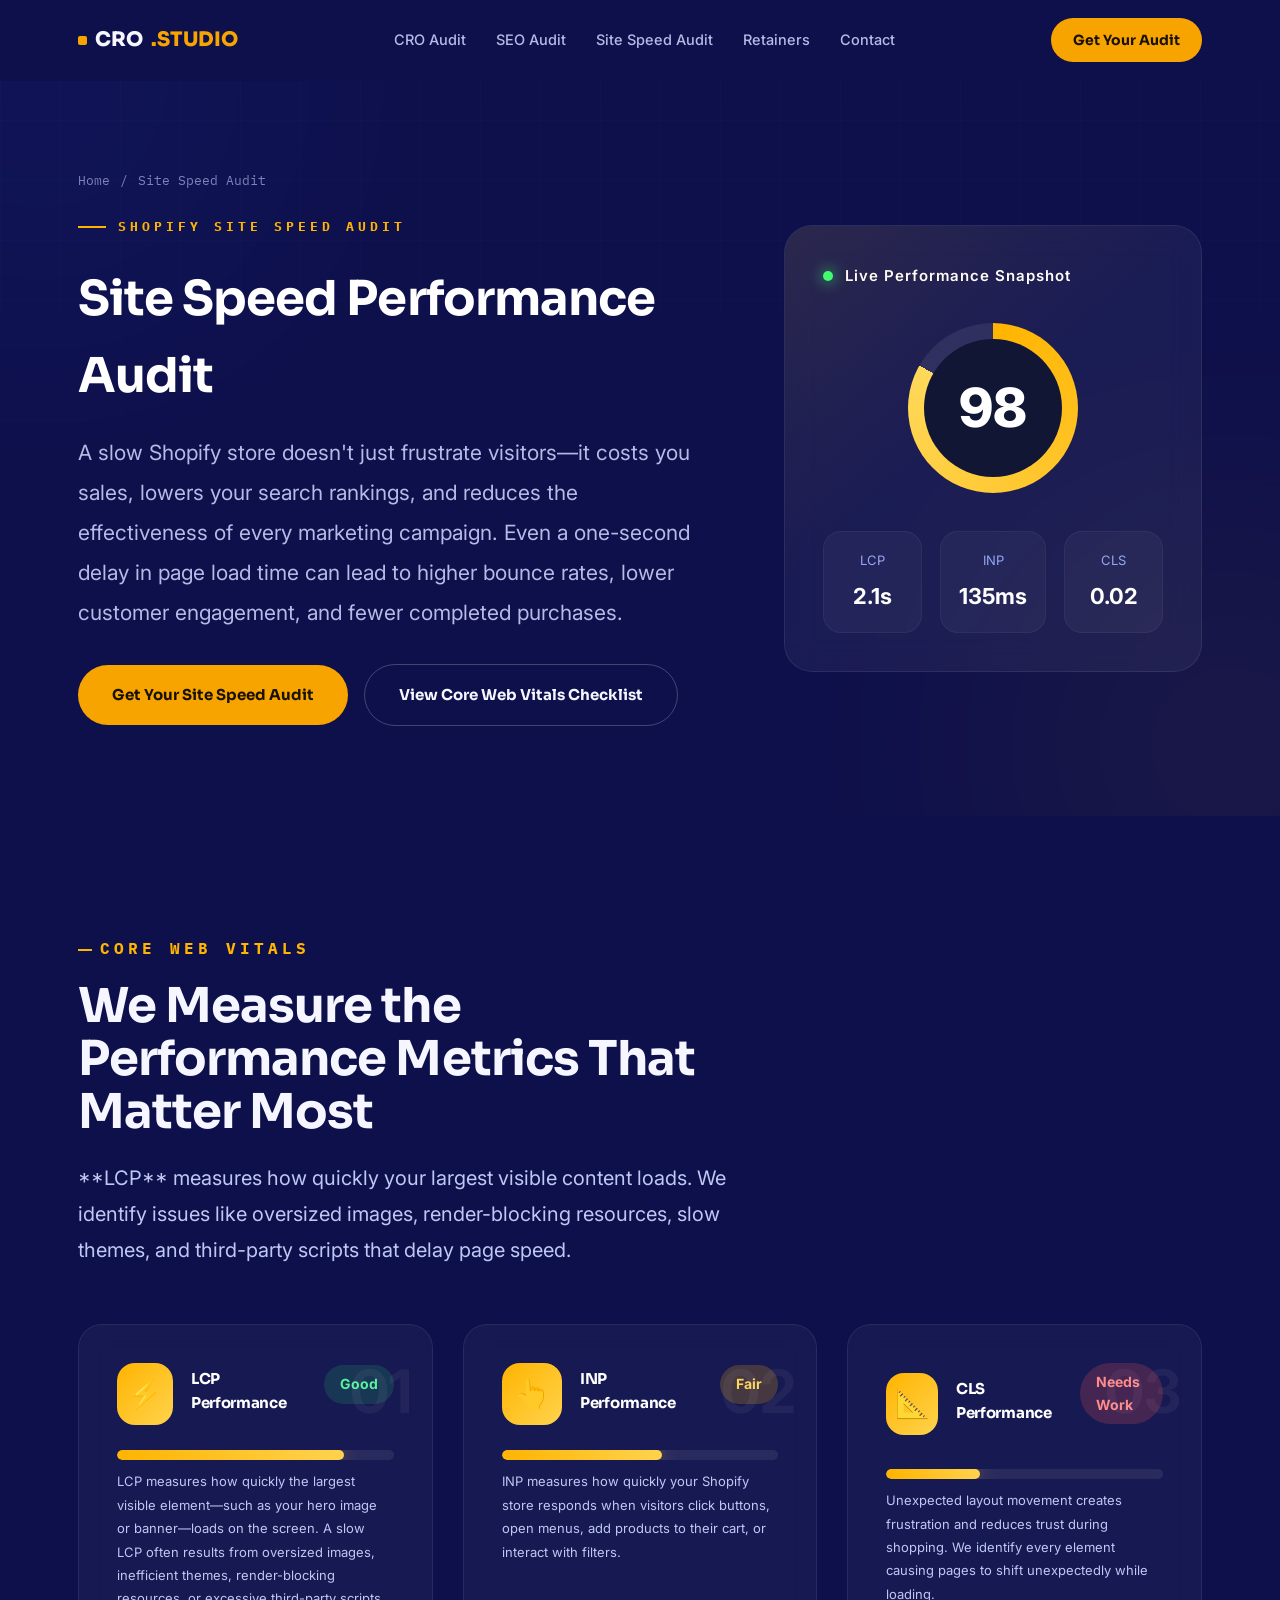
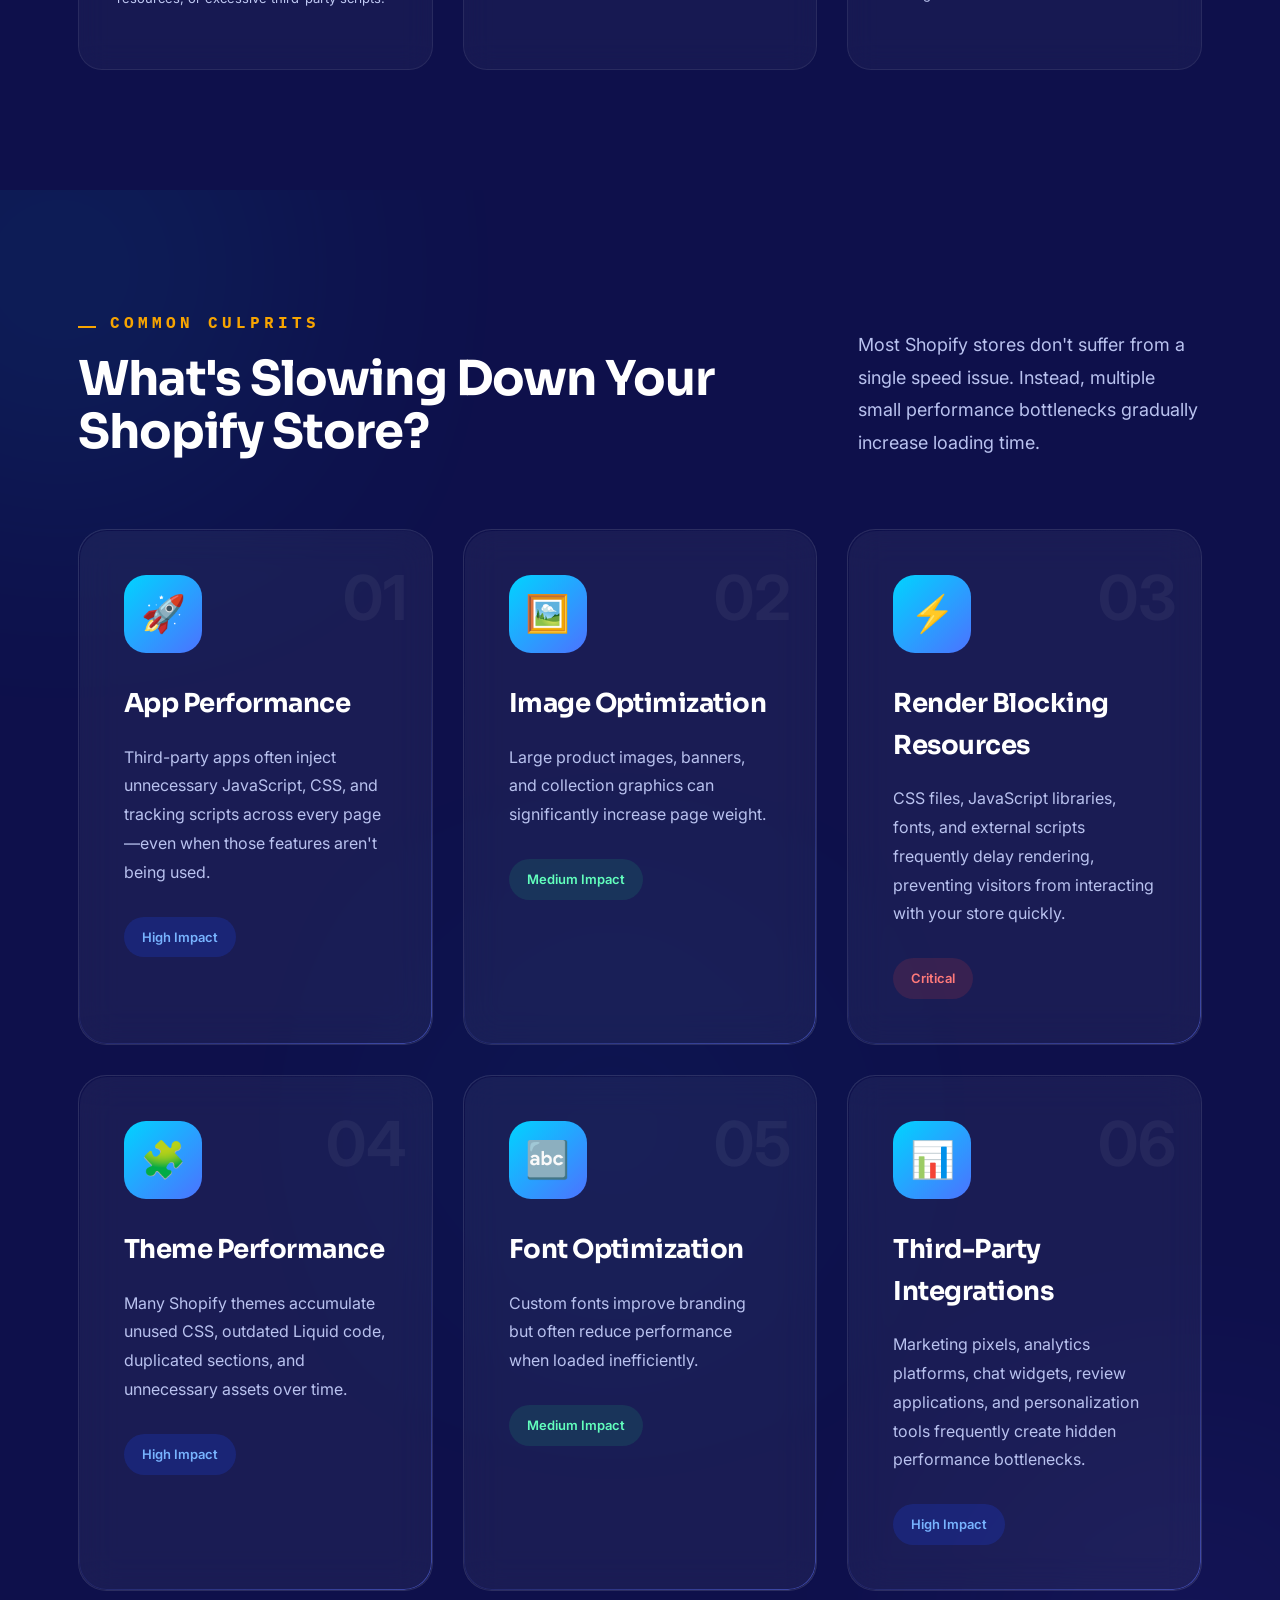
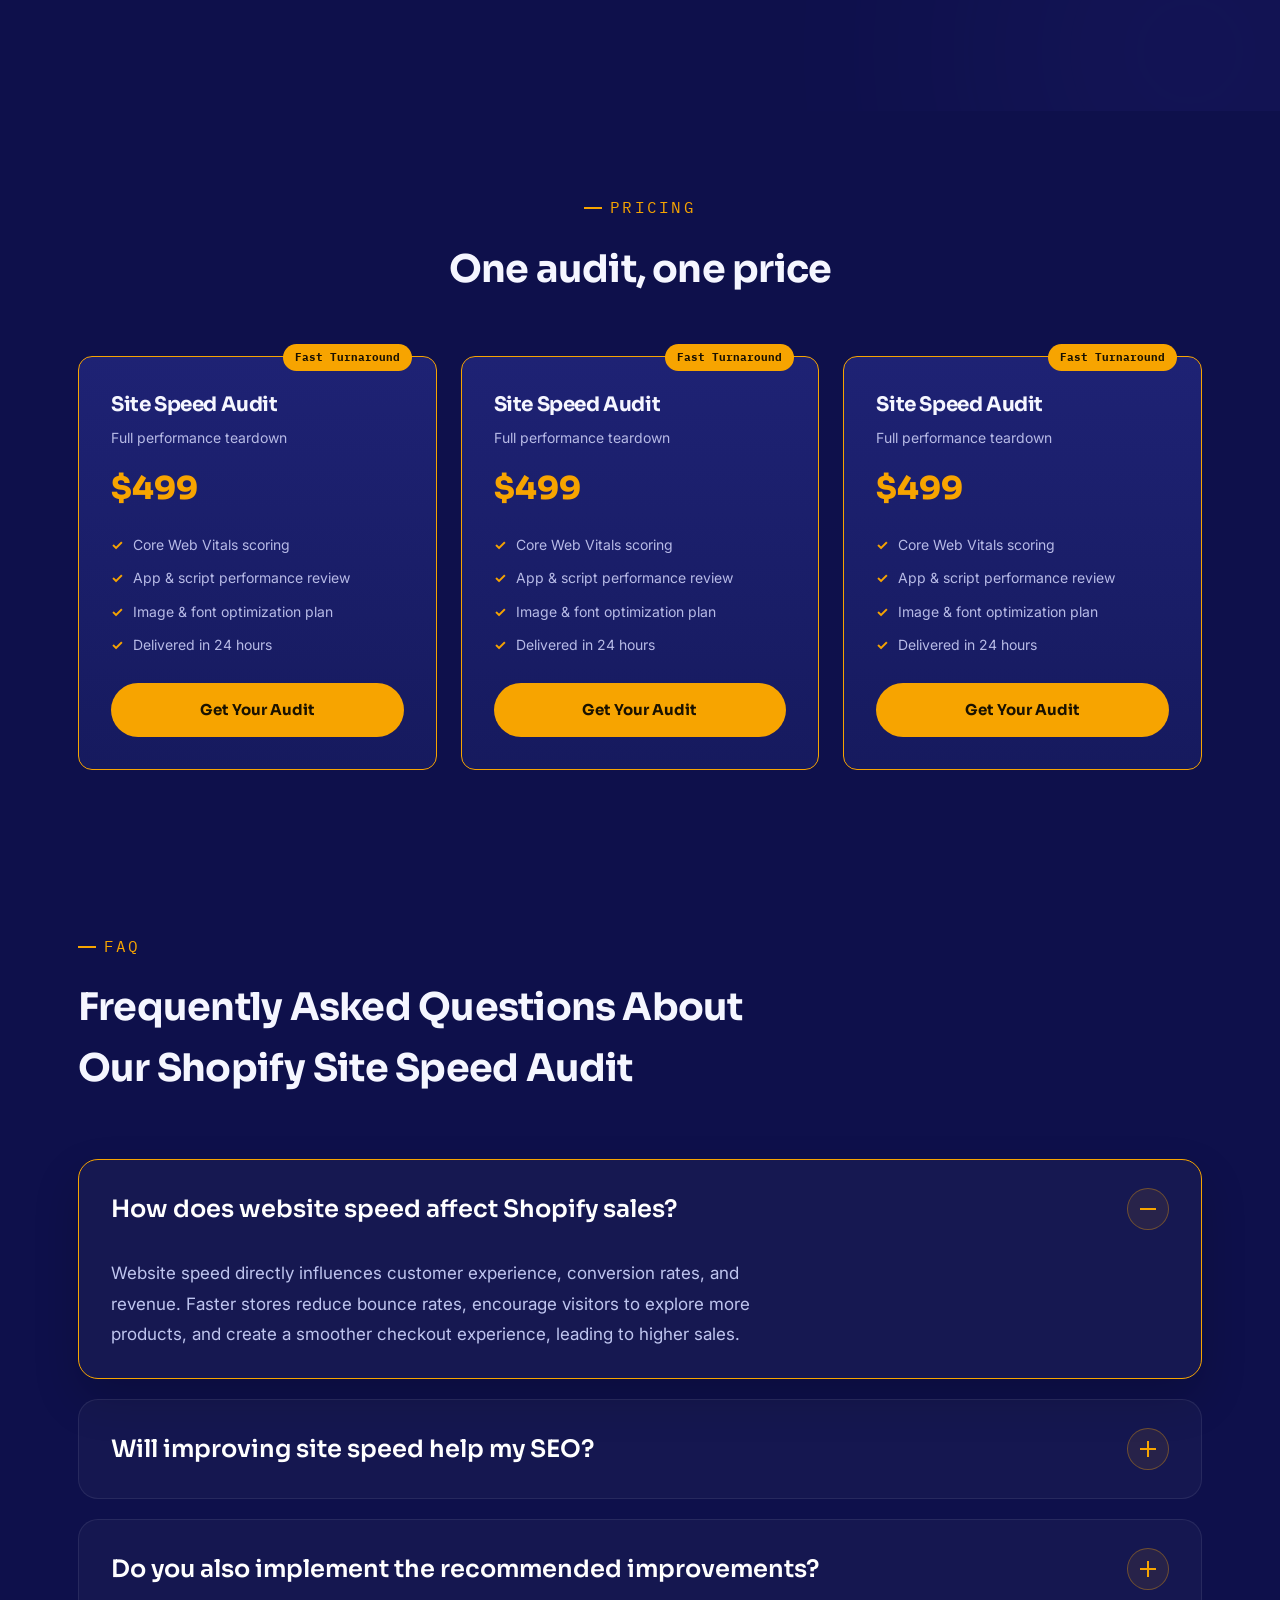
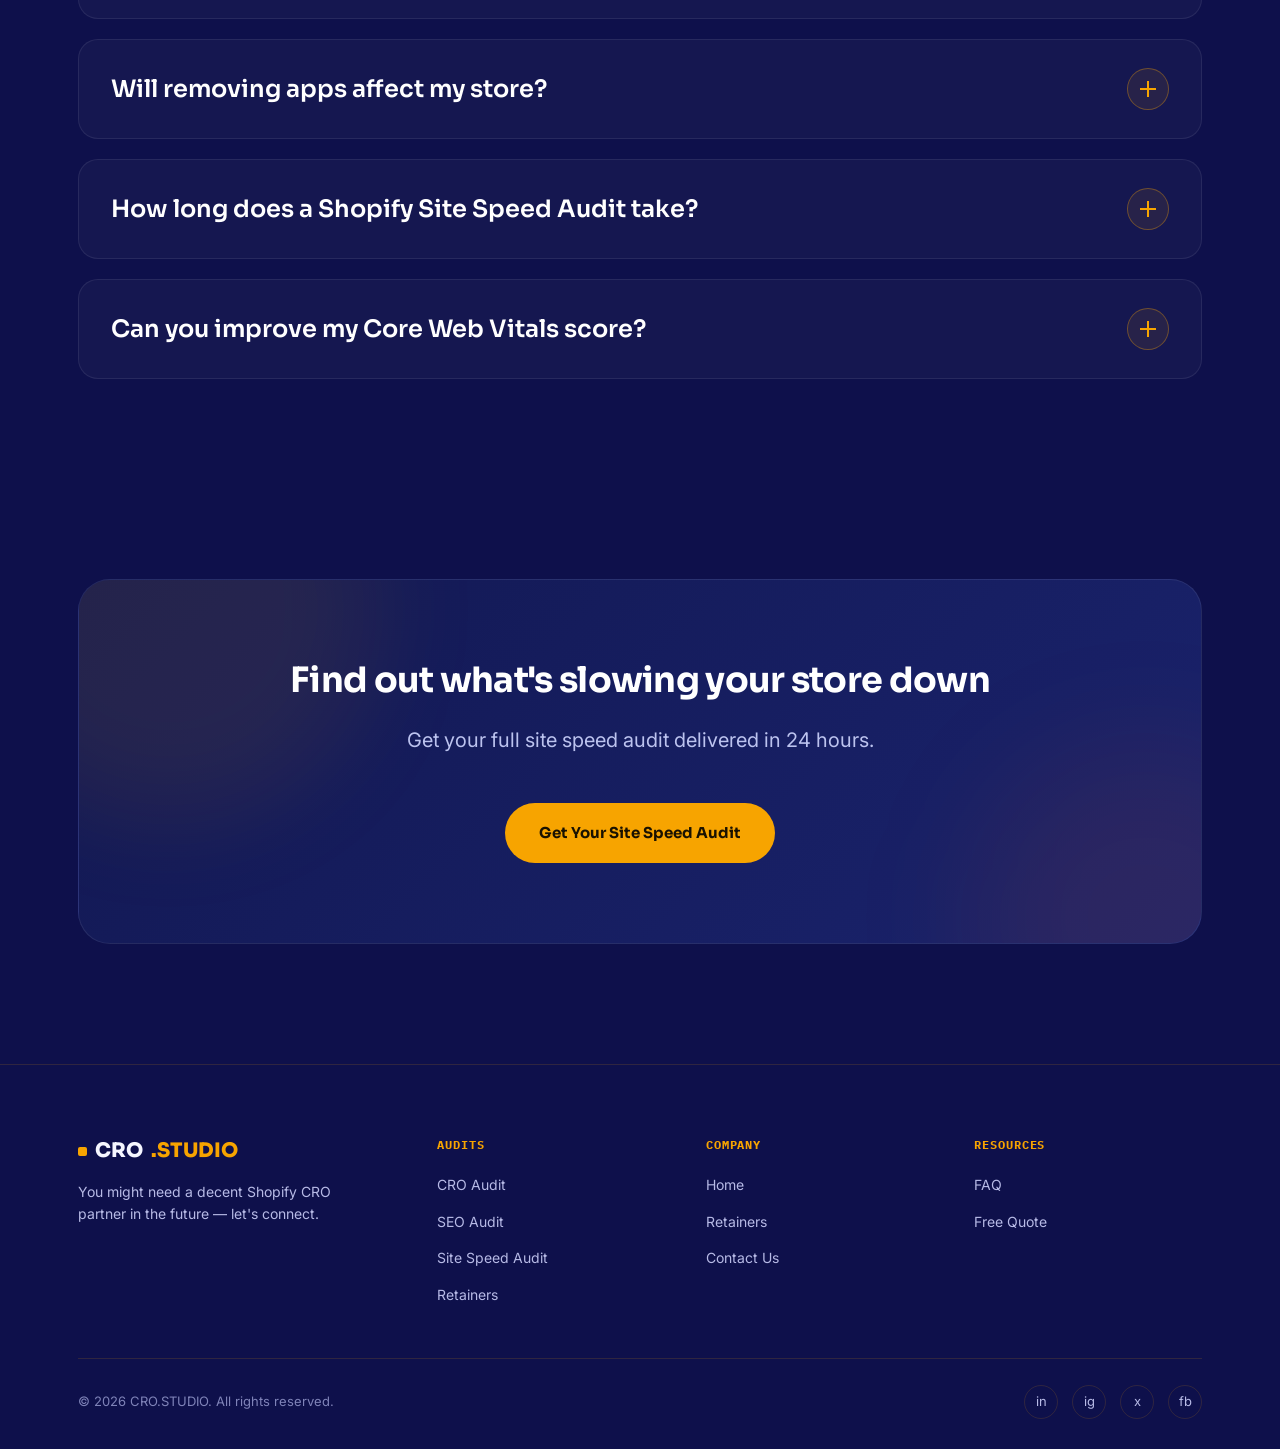
<file: site-speed-audit.html>
<!DOCTYPE html>
<html lang="en">
<head>
<meta charset="UTF-8">
<meta name="viewport" content="width=device-width, initial-scale=1.0">
<title>Shopify Site Speed Audit — CRO.STUDIO</title>
<link rel="preconnect" href="https://fonts.googleapis.com">
<link href="https://fonts.googleapis.com/css2?family=Sora:wght@400;600;700;800&family=Inter:wght@400;500;600&family=IBM+Plex+Mono:wght@500;600&display=swap" rel="stylesheet">
 <link rel="stylesheet" href="new.css">
 
</head>
<body>

<header id="siteHeader">
  <div class="wrap">
    <a href="index.html" class="logo"><span class="dot"></span>CRO<span style="color:var(--amber)">.STUDIO</span></a>
    <nav>
      <ul>
        <li><a href="cro-audit.html">CRO Audit</a></li>
        <li><a href="seo-audit.html">SEO Audit</a></li>
        <li><a href="site-speed-audit.html">Site Speed Audit</a></li>
        <li><a href="retainers.html">Retainers</a></li>
        <li><a href="contact.html">Contact</a></li>
      </ul>
    </nav>
    <div class="cta"><a href="contact.html" class="btn">Get Your Audit</a></div>
    <div class="burger"><span></span><span></span><span></span></div>
  </div>
</header>

<section class="page-hero">

    <div class="hero-blur blur-1"></div>
    <div class="hero-blur blur-2"></div>
    <div class="hero-grid-bg"></div>

    <div class="wrap">

        <div class="hero-content">

            <div class="hero-left">

                <div class="breadcrumb reveal">
                    <a href="index.html">Home</a>
                    <span>/</span>
                    <span>Site Speed Audit</span>
                </div>

                <div class="eyebrow reveal">
                    Shopify Site Speed Audit
                </div>

                <h1 class="reveal">
                    Site Speed Performance Audit
                </h1>

                <p class="lead reveal">
                    A slow Shopify store doesn't just frustrate visitors—it costs you sales, lowers your search rankings, and reduces the effectiveness of every marketing campaign. Even a one-second delay in page load time can lead to higher bounce rates, lower customer engagement, and fewer completed purchases.
                </p>

                <div class="hero-ctas reveal">

                    <a href="contact.html" class="btn hero-btn">
                       Get Your Site Speed Audit
                    </a>

                    <a href="#vitals" class="btn btn-outline hero-btn-outline">
                       View Core Web Vitals Checklist
                    </a>

                </div>

            </div>

            <div class="hero-right reveal">

                <div class="audit-card">

                    <div class="audit-header">

                        <span class="audit-dot"></span>

                        <span class="audit-title">
                           Live Performance Snapshot
                        </span>

                    </div>

                    <div class="audit-score">

                        <div class="score-ring">

                            <span>98</span>

                        </div>

                    </div>

                    <div class="audit-items">

                        <div class="audit-item">

                            <span>LCP</span>

                            <strong>2.1s</strong>

                        </div>

                        <div class="audit-item">

                            <span>INP</span>

                            <strong>135ms</strong>

                        </div>

                        <div class="audit-item">

                            <span>CLS</span>

                            <strong>0.02</strong>

                        </div>

                    </div>

                </div>

            </div>

        </div>

    </div>

</section>

<section id="vitals" class="vitals-section">
    <div class="wrap">

        <div class="sec-head reveal">
            <div class="eyebrow">Core Web Vitals</div>

            <h2>We Measure the Performance Metrics That Matter Most</h2>

            <p>
                **LCP** measures how quickly your largest visible content loads. We identify issues like oversized images, render-blocking resources, slow themes, and third-party scripts that delay page speed.
            </p>
        </div>

        <div class="vitals-grid">

            <!-- Card 1 -->

            <div class="vital-card reveal">

                <span class="card-number">01</span>

                <div class="top">

                    <div class="title-wrap">

                        <div class="icon">
                            ⚡
                        </div>

                        <div class="title">

                            <h4>LCP Performance</h4>

                        </div>

                    </div>

                    <span class="score good">
                        Good
                    </span>

                </div>

                <div class="bar-track">
                    <div class="bar-fill" data-fill="82"></div>
                </div>

                <p>
                   LCP measures how quickly the largest visible element—such as your hero image or banner—loads on the screen. A slow LCP often results from oversized images, inefficient themes, render-blocking resources, or excessive third-party scripts.
                </p>

            </div>

            <!-- Card 2 -->

            <div class="vital-card reveal">

                <span class="card-number">02</span>

                <div class="top">

                    <div class="title-wrap">

                        <div class="icon">
                            👆
                        </div>

                        <div class="title">

                            <h4>INP Performance</h4>

                        </div>

                    </div>

                    <span class="score fair">
                        Fair
                    </span>

                </div>

                <div class="bar-track">
                    <div class="bar-fill" data-fill="58"></div>
                </div>

                <p>
                   INP measures how quickly your Shopify store responds when visitors click buttons, open menus, add products to their cart, or interact with filters.
                </p>

            </div>

            <!-- Card 3 -->

            <div class="vital-card reveal">

                <span class="card-number">03</span>

                <div class="top">

                    <div class="title-wrap">

                        <div class="icon">
                            📐
                        </div>

                        <div class="title">

                            <h4>CLS Performance</h4>

                        </div>

                    </div>

                    <span class="score bad">
                        Needs Work
                    </span>

                </div>

                <div class="bar-track">
                    <div class="bar-fill" data-fill="34"></div>
                </div>

                <p>
                   Unexpected layout movement creates frustration and reduces trust during shopping. We identify every element causing pages to shift unexpectedly while loading.
                </p>

            </div>

        </div>

    </div>
</section>

<section class="culprits-section">

    <div class="bg-circle circle-1"></div>
    <div class="bg-circle circle-2"></div>
    <div class="bg-circle circle-3"></div>

    <div class="wrap">

        <div class="section-top reveal">

            <div class="left">

                <span class="eyebrow">
                    COMMON CULPRITS
                </span>

                <h2>
                    What's Slowing Down
                    <span> Your Shopify Store?</span>
                </h2>

            </div>

            <div class="right">

                <p>
                   Most Shopify stores don't suffer from a single speed issue. Instead, multiple small performance bottlenecks gradually increase loading time.
                </p>

            </div>

        </div>

        <div class="culprit-grid">

            <div class="culprit-card reveal">

                <span class="number">01</span>

                <div class="icon">
                    🚀
                </div>

                <h3>App Performance</h3>

                <p>
                   Third-party apps often inject unnecessary JavaScript, CSS, and tracking scripts across every page—even when those features aren't being used.
                </p>

                <span class="badge high">
                    High Impact
                </span>

            </div>

            <div class="culprit-card reveal">

                <span class="number">02</span>

                <div class="icon">
                    🖼️
                </div>

                <h3>Image Optimization</h3>

                <p>
                   Large product images, banners, and collection graphics can significantly increase page weight.
                </p>

                <span class="badge medium">
                    Medium Impact
                </span>

            </div>

            <div class="culprit-card reveal">

                <span class="number">03</span>

                <div class="icon">
                    ⚡
                </div>

                <h3>Render Blocking Resources</h3>

                <p>
                   CSS files, JavaScript libraries, fonts, and external scripts frequently delay rendering, preventing visitors from interacting with your store quickly.
                </p>

                <span class="badge critical">
                    Critical
                </span>

            </div>

            <div class="culprit-card reveal">

                <span class="number">04</span>

                <div class="icon">
                    🧩
                </div>

                <h3>Theme Performance</h3>

                <p>
                  Many Shopify themes accumulate unused CSS, outdated Liquid code, duplicated sections, and unnecessary assets over time.
                </p>

                <span class="badge high">
                    High Impact
                </span>

            </div>

            <div class="culprit-card reveal">

                <span class="number">05</span>

                <div class="icon">
                    🔤
                </div>

                <h3>Font Optimization</h3>

                <p>
                    Custom fonts improve branding but often reduce performance when loaded inefficiently.
                </p>

                <span class="badge medium">
                    Medium Impact
                </span>

            </div>

            <div class="culprit-card reveal">

                <span class="number">06</span>

                <div class="icon">
                    📊
                </div>

                <h3>Third-Party Integrations</h3>

                <p>
                   Marketing pixels, analytics platforms, chat widgets, review applications, and personalization tools frequently create hidden performance bottlenecks.
                </p>

                <span class="badge high">
                    High Impact
                </span>

            </div>

        </div>

    </div>

</section>

<section>
  <div class="wrap">
    <div class="sec-head center reveal" style="margin-left:auto; margin-right:auto;">
      <div class="eyebrow">Pricing</div>
      <h2>One audit, one price</h2>
    </div>
    <div class="cards-3" style="margin:0 auto;">
      <div class="card featured reveal">
        <div class="tag">Fast Turnaround</div>
        <h3>Site Speed Audit</h3>
        <p style="color:var(--text-mid); font-size:14px;">Full performance teardown</p>
        <div class="price">$499</div>
        <ul>
          <li>Core Web Vitals scoring</li>
          <li>App & script performance review</li>
          <li>Image & font optimization plan</li>
          <li>Delivered in 24 hours</li>
        </ul>
        <a href="contact.html" class="btn">Get Your Audit</a>
      </div>
	  
	   <div class="card featured reveal">
        <div class="tag">Fast Turnaround</div>
        <h3>Site Speed Audit</h3>
        <p style="color:var(--text-mid); font-size:14px;">Full performance teardown</p>
        <div class="price">$499</div>
        <ul>
          <li>Core Web Vitals scoring</li>
          <li>App & script performance review</li>
          <li>Image & font optimization plan</li>
          <li>Delivered in 24 hours</li>
        </ul>
        <a href="contact.html" class="btn">Get Your Audit</a>
      </div>
	  
	  
	   <div class="card featured reveal">
        <div class="tag">Fast Turnaround</div>
        <h3>Site Speed Audit</h3>
        <p style="color:var(--text-mid); font-size:14px;">Full performance teardown</p>
        <div class="price">$499</div>
        <ul>
          <li>Core Web Vitals scoring</li>
          <li>App & script performance review</li>
          <li>Image & font optimization plan</li>
          <li>Delivered in 24 hours</li>
        </ul>
        <a href="contact.html" class="btn">Get Your Audit</a>
      </div>
	  
	  
    </div>
  </div>
</section>

 


<section id="faq">

    <div class="wrap">

        <div class="sec-head reveal">
            <div class="eyebrow">FAQ</div>
            <h2>Frequently Asked Questions About Our Shopify Site Speed Audit</h2>
        </div>

        <div class="faq-list"> 
            <div class="faq-item  active">

                <button class="faq-q">
                    <span>How does website speed affect Shopify sales?</span>
                    <span class="faq-icon"></span>
                </button>

                <div class="faq-a">
                    <p> Website speed directly influences customer experience, conversion rates, and revenue. Faster stores reduce bounce rates, encourage visitors to explore more products, and create a smoother checkout experience, leading to higher sales. </p>
                </div>

            </div>

            <div class="faq-item ">

                <button class="faq-q">
                    <span>Will improving site speed help my SEO?</span>
                    <span class="faq-icon"></span>
                </button>

                <div class="faq-a">
                    <p>Yes. Google considers page experience and Core Web Vitals as ranking signals. While speed alone won't guarantee higher rankings, improving your Shopify store's performance supports better user experience, crawl efficiency, and organic visibility.</p>
                </div>

            </div>

            <div class="faq-item ">

                <button class="faq-q">
                    <span>Do you also implement the recommended improvements? </span>
                    <span class="faq-icon"></span>
                </button>

                <div class="faq-a">
                    <p>Yes. After delivering your audit, our Shopify developers can implement the recommended optimizations, including theme improvements, code cleanup, image optimization, app optimization, and Core Web Vitals enhancements.</p>
                </div>

            </div>
			
			<div class="faq-item ">

                <button class="faq-q">
                    <span>Will removing apps affect my store?</span>
                    <span class="faq-icon"></span>
                </button>

                <div class="faq-a">
                    <p>Not necessarily. We only recommend removing or replacing apps that negatively impact performance and provide safer alternatives where possible. Every recommendation is made with your store's functionality and business goals in mind.</p>
                </div>

            </div>
			
			 <div class="faq-item ">

                <button class="faq-q">
                    <span>How long does a Shopify Site Speed Audit take? </span>
                    <span class="faq-icon"></span>
                </button>

                <div class="faq-a">
                    <p>Most audits are completed within 24 business hours. You'll receive a detailed report outlining performance issues, screenshots, prioritized recommendations, and actionable steps to improve your Shopify store's speed.</p>
                </div>

            </div>
			
			<div class="faq-item ">

                <button class="faq-q">
                    <span>Can you improve my Core Web Vitals score?</span>
                    <span class="faq-icon"></span>
                </button>

                <div class="faq-a">
                    <p>Yes. Our audit identifies the technical issues affecting Largest Contentful Paint (LCP), Interaction to Next Paint (INP), and Cumulative Layout Shift (CLS). We provide a clear roadmap to help improve these metrics and enhance your overall website performance..</p>
                </div>

            </div>

        </div>

    </div>

</section>







<section class="final-cta">
    <div class="wrap">
        <div class="final-cta-box reveal">
            <h2>Find out what's slowing your store down</h2>
            <p>Get your full site speed audit delivered in 24 hours. </p> 
            <div class="final-cta-btns"> 
                <a href="contact.html" class="btn">
                    Get Your Site Speed Audit
                </a> 

            </div> 
        </div> 
    </div> 
</section>

<footer>
  <div class="wrap">
    <div class="foot-grid">
      <div>
        <a href="index.html" class="logo" style="margin-bottom:14px;"><span class="dot"></span>CRO<span style="color:var(--amber)">.STUDIO</span></a>
        <p style="color:var(--text-mid); font-size:14px; max-width:280px;">You might need a decent Shopify CRO partner in the future — let's connect.</p>
      </div>
      <div>
        <h5>Audits</h5>
        <ul>
          <li><a href="cro-audit.html">CRO Audit</a></li>
          <li><a href="seo-audit.html">SEO Audit</a></li>
          <li><a href="site-speed-audit.html">Site Speed Audit</a></li>
          <li><a href="retainers.html">Retainers</a></li>
        </ul>
      </div>
      <div>
        <h5>Company</h5>
        <ul>
          <li><a href="index.html">Home</a></li>
          <li><a href="retainers.html">Retainers</a></li>
          <li><a href="contact.html">Contact Us</a></li>
        </ul>
      </div>
      <div>
        <h5>Resources</h5>
        <ul>
          <li><a href="index.html#faq">FAQ</a></li>
          <li><a href="contact.html">Free Quote</a></li>
        </ul>
      </div>
    </div>
    <div class="foot-bottom">
      <div>© 2026 CRO.STUDIO. All rights reserved.</div>
      <div class="socials"><a href="#">in</a><a href="#">ig</a><a href="#">x</a><a href="#">fb</a></div>
    </div>
  </div>
</footer>

<script src="script.js"></script>
 
</body>
</html>
</file>
<file: new.css>
/* ==========================================================================
   CRO.STUDIO — UNIFIED STYLESHEET (new.css)
   Combines: site-speed-audit.html + cro-audit.html
   Duplicate rules merged. Conflicting same-named classes scoped properly.
   All colors + font sizes live in :root — change once, updates everywhere.
   ========================================================================== */

/* ---------------------------------------------------------------------
   1. VARIABLES — edit colors / font sizes here only
--------------------------------------------------------------------- */
:root{
  /* base palette */
  --navy-deep:#0E104B;
  --navy-panel:#161a5e;
  --navy-panel-2:#1e2274;
  --navy-line: rgba(247,164,0,0.14);

  --amber:#f7a400;
  --amber-hi:#ffc247;

  /* secondary amber used only in Vitals section cards (kept separate
     because it's a slightly different shade in the original design) */
  --amber-2:#FFB400;
  --amber-2-hi:#FFD34D;
  --amber-2-ring:#FFD95B;

  /* blues used only in Culprits section */
  --blue:#00d4ff;
  --blue-2:#5a8dff;
  --blue-3:#4c72ff;
  --blue-4:#6d5dff;
  --blue-eyebrow:#7cc9ff;

  --text-hi:#F5F6FF;
  --text-mid:#B7BAE6;
  --text-mid-2:#b9c2ef;   /* culprits section paragraph */
  --text-mid-3:#BFC8F3;   /* vitals section paragraph */
  --text-mid-4:#bfc7ff;   /* secon-div paragraph */
  --text-mid-5:#b9bfe6;   /* timeline paragraph */
  --text-low:#7f83b8;

  --radius:14px;

  /* ---- font sizes (change once to re-scale whole site) ---- */
  --fs-h1:        clamp(0.8rem, 6vw, 3rem);
  --fs-h2-lg:     clamp(2.3rem, 5vw, 3rem);   /* vitals / culprits headings */
  --fs-h2:        clamp(26px, 3vw, 38px);     /* default section heading */
  --fs-h3:        20px;
  --fs-lead:      clamp(17px, 2vw, 21px);
  --fs-body:      15px;
  --fs-body-lg:   16px;
  --fs-small:     13px;
  --fs-eyebrow:   16px;
}

/* ---------------------------------------------------------------------
   2. RESET & BASE
--------------------------------------------------------------------- */
*{ box-sizing:border-box; margin:0; padding:0; }

html{ scroll-behavior:smooth; }

body{
  background:var(--navy-deep);
  color:var(--text-hi);
  font-family:"Inter", sans-serif;
  overflow-x:hidden;
  line-height:1.6;
}

h1, h2, h3, h4{
  font-family:"Sora", sans-serif;
  font-weight:700;
  letter-spacing:-0.02em;
}

a{ color:inherit; text-decoration:none; }
img{ max-width:100%; display:block; }

.wrap{ max-width:1180px; margin:0 auto; padding:0 28px; }

/* Default section spacing (page-specific override lives in §12) */
section{ position:relative; padding:80px 0; }

/* ---------------------------------------------------------------------
   3. REVEAL ON SCROLL ANIMATION
   (original files had a duplicate rule later that cancelled the
   animation by forcing opacity:1 — removed, keeping the real one)
--------------------------------------------------------------------- */
.reveal{
  opacity:0;
  transform:translateY(28px);
  transition:opacity .8s cubic-bezier(.215,.61,.355,1),
             transform .8s cubic-bezier(.215,.61,.355,1);
}
.reveal.is-visible,
.reveal.active{ opacity:1; transform:translateY(0); }

/* Hero staggered entrance delays */
.page-hero .breadcrumb{ transition-delay:.1s; }
.page-hero .eyebrow{    transition-delay:.2s; }
.page-hero h1{          transition-delay:.3s; }
.page-hero .lead{       transition-delay:.4s; }
.page-hero .hero-ctas{  transition-delay:.5s; }
.page-hero .gauge-card{ transition-delay:.6s; }

/* ---------------------------------------------------------------------
   4. HEADER / NAV
--------------------------------------------------------------------- */
header {
    position: fixed;
    top: 0;
    left: 0;
    right: 0;
    z-index: 100;
    padding: 18px 0;
    border-bottom: 1px solid transparent;
    transition: background .3s ease, padding .3s ease, border-color .3s ease;
    background: #0e104b;
}
header .wrap{ display:flex; align-items:center; justify-content:space-between; }

.logo{
  font-family:"Sora", sans-serif; font-weight:800; font-size:20px;
  display:flex; align-items:center; gap:8px;
}
.logo .dot{ width:9px; height:9px; background:var(--amber); border-radius:2px; }

nav ul{ display:flex; gap:30px; list-style:none; }
nav a{ font-size:14.5px; font-weight:500; color:var(--text-mid); transition:color .2s; }
nav a:hover{ color:var(--amber); }

/* underline hover effect */
nav ul li a{ position:relative; }
nav ul li a::after{
  content:""; position:absolute; left:0; bottom:-4px;
  width:0; height:2px; background-color:var(--amber);
  transition:width .3s ease;
}
nav ul li a:hover::after{ width:100%; }

header .cta{ display:flex; align-items:center; gap:18px; }
header .btn{ padding:11px 22px; font-size:14px; }

.burger{ display:none; flex-direction:column; gap:5px; cursor:pointer; }
.burger span{ width:22px; height:2px; background:var(--text-hi); }

/* ---------------------------------------------------------------------
   5. BUTTONS
--------------------------------------------------------------------- */
.btn{
  display:inline-flex; align-items:center; gap:10px;
  background:var(--amber); color:#1a1200;
  font-weight:700; font-family:"Sora", sans-serif;
  padding:15px 28px; border-radius:100px; border:none; cursor:pointer;
  font-size:var(--fs-body);
  box-shadow:0 0 0 0 rgba(247,164,0,.5);
  transition:transform .25s ease, box-shadow .25s ease, background .25s ease;
}
.btn:hover{
  background:var(--amber-hi);
  transform:translateY(-2px);
  box-shadow:0 10px 30px -6px rgba(247,164,0,.55);
}

.btn-outline{
  background:transparent; border:1px solid rgba(255,255,255,.22); color:var(--text-hi);
}
.btn-outline:hover{ border-color:var(--amber); color:var(--amber); background:transparent; box-shadow:none; }

.hero-ctas{ display:flex; gap:16px; align-items:center; flex-wrap:wrap; }

/* ---------------------------------------------------------------------
   6. SECTION HEADINGS / GENERIC EYEBROW
--------------------------------------------------------------------- */
.eyebrow{
  display:inline-flex; align-items:center; gap:8px;
  font-family:"IBM Plex Mono", monospace; font-size:var(--fs-eyebrow);
  letter-spacing:.14em; color:var(--amber); text-transform:uppercase;
  margin-bottom:18px;
}
.eyebrow::before{ content:""; width:18px; height:2px; background:var(--amber); display:inline-block; }

.sec-head{ max-width:680px; margin-bottom:56px; }
.sec-head h2{ font-size:var(--fs-h2); margin-bottom:16px; }
.sec-head p{ color:var(--text-mid); font-size:var(--fs-body-lg); }

.center{ margin-left:auto; margin-right:auto; text-align:center; }

/* Vitals / Culprits section headings use a bigger heading + own eyebrow tint */
.vitals-section .sec-head,
.culprits-section .section-top .left{ max-width:700px; }

.vitals-section .sec-head .eyebrow,
.culprits-section .eyebrow{
  display:inline-block; font-size:var(--fs-eyebrow); font-weight:700;
  letter-spacing:4px; text-transform:uppercase; margin-bottom:18px;
}
.vitals-section .sec-head .eyebrow{
  color:var(--amber-2); position:relative; padding-left:22px;
}
.vitals-section .sec-head .eyebrow::before{
  content:""; position:absolute; left:0; top:50%;
  width:14px; height:2px; background:var(--amber-2);
}
.culprits-section .eyebrow {
    color: #f7a400;
}
.vitals-section .sec-head h2{ font-size:var(--fs-h2-lg); line-height:1.1; margin-bottom:22px; }
.vitals-section .sec-head p{ font-size:clamp(16px,2vw,20px); line-height:1.8; color:var(--text-mid-3); }

/* ---------------------------------------------------------------------
   7. PRICING CARDS (.cards-3 / .card)
--------------------------------------------------------------------- */
.cards-3{ display:grid; grid-template-columns:repeat(3,1fr); gap:24px; }

.card{
  background:var(--navy-panel); border:1px solid var(--navy-line); border-radius:var(--radius);
  padding:32px;
  transition:transform .3s ease, border-color .3s ease, box-shadow .3s ease;
}
.card:hover{
  transform:translateY(-6px); border-color:var(--amber);
  box-shadow:0 20px 40px -18px rgba(247,164,0,.25);
}
.card.featured{
  border-color:var(--amber); position:relative;
  background:linear-gradient(180deg, var(--navy-panel-2), var(--navy-panel));
}
.card .tag{
  position:absolute; top:-13px; right:24px;
  background:var(--amber); color:#1a1200; font-size:11px; font-weight:700;
  padding:5px 12px; border-radius:100px; font-family:"IBM Plex Mono", monospace;
}
.card h3{ font-size:var(--fs-h3); margin-bottom:6px; }
.card .price{
  font-family:"Sora", sans-serif; font-weight:800; font-size:32px;
  color:var(--amber); margin:14px 0 6px;
}
.card .price span{ font-size:14px; color:var(--text-low); font-weight:500; }
.card ul{ list-style:none; margin:20px 0 26px; display:flex; flex-direction:column; gap:11px; }
.card ul li{ font-size:14px; color:var(--text-mid); display:flex; gap:10px; align-items:flex-start; }
.card ul li::before{ content:"✓"; color:var(--amber); font-weight:700; flex-shrink:0; }
.card .btn{ width:100%; justify-content:center; }

/* ---------------------------------------------------------------------
   8. FAQ (identical block existed in both pages — merged once)
--------------------------------------------------------------------- */
#faq{ position:relative; }
#faq .faq-list{ display:flex; flex-direction:column; gap:20px; margin-top:60px; }

#faq .faq-item{
  background:rgba(255,255,255,.03); border:1px solid rgba(255,255,255,.08);
  border-radius:20px; overflow:hidden; transition:.35s;
}
#faq .faq-item:hover{ border-color:var(--amber); transform:translateY(-3px); }
#faq .faq-item.active{ border-color:var(--amber); box-shadow:0 20px 45px rgba(0,0,0,.18); }

#faq .faq-q{
  width:100%; padding:28px 32px; display:flex; justify-content:space-between; align-items:center;
  background:none; border:none; color:#fff; cursor:pointer;
  font-size:24px; font-weight:600; text-align:left;
}
#faq .faq-q span:first-child{ max-width:90%; }

#faq .faq-icon{
  width:42px; height:42px; border-radius:50%;
  border:1px solid rgba(247,164,0,.35); background:rgba(247,164,0,.08);
  position:relative; flex-shrink:0; transition:.35s;
}
#faq .faq-icon::before, #faq .faq-icon::after{
  content:""; position:absolute; background:var(--amber);
  left:50%; top:50%; transform:translate(-50%,-50%); transition:.35s;
}
#faq .faq-icon::before{ width:16px; height:2px; }
#faq .faq-icon::after{ width:2px; height:16px; }
#faq .faq-item.active .faq-icon{ transform:rotate(180deg); }
#faq .faq-item.active .faq-icon::after{ opacity:0; }

#faq .faq-a{ max-height:0; overflow:hidden; transition:max-height .45s ease; }
 
#faq .faq-a p{ padding:0 32px 28px; margin:0; color:#bfc5ef; font-size:17px; line-height:1.8; }

/* simple faq variant used inline in markup (non-#faq id, kept for safety) */
.faq-item{ border-bottom:1px solid var(--navy-line); }
.faq-q{
  padding:24px 4px; display:flex; justify-content:space-between; align-items:center;
  cursor:pointer; font-family:"Sora", sans-serif; font-weight:600; font-size:16px;
}
.faq-a p{ padding:0 4px 24px; color:var(--text-mid); font-size:14.5px; max-width:760px; }

/* ---------------------------------------------------------------------
   9. PAGE HERO (shared base + per-page variant)
--------------------------------------------------------------------- */
.page-hero{ position:relative; padding:170px 0 90px; overflow:hidden; }

.breadcrumb{
  display:flex; align-items:center; gap:10px; margin-bottom:20px;
  font-family:"IBM Plex Mono", monospace; font-size:12.5px; color:var(--text-low);
}
.breadcrumb a{ color:var(--text-low); transition:.3s; }
.breadcrumb a:hover{ color:var(--amber); }

.page-hero h1{ font-size:var(--fs-h1); max-width:760px; margin-bottom:18px; color:#fff; }
.page-hero .lead{ font-size:var(--fs-lead); color:var(--text-mid); max-width:650px; margin-bottom:32px; line-height:1.9; }

/* --- Simple variant (used by CRO Audit page: two-column split) --- */
.split-2{ display:grid; grid-template-columns:1fr 1fr; gap:50px; align-items:center; }

.gauge-card{
  background:linear-gradient(180deg, var(--navy-panel), var(--navy-panel-2));
  border:1px solid var(--navy-line); border-radius:22px; padding:34px;
  box-shadow:0 30px 60px -20px rgba(0,0,0,.5);
}

/* --- Rich variant (used by Site Speed Audit page: gradient bg + score ring) --- */
.page-hero.rich{
  background:radial-gradient(circle at top left, #233ca8 0%, #14193f 45%, #090d25 100%);
}
.page-hero.rich::before{
  content:""; position:absolute; inset:0; pointer-events:none;
  background:linear-gradient(rgba(255,255,255,.015), transparent);
}
.hero-blur{ position:absolute; border-radius:50%; filter:blur(140px); opacity:.18; pointer-events:none; }
.blur-1{ width:320px; height:320px; background:#315CFF; left:-120px; top:-80px; }
.blur-2{ width:260px; height:260px; background:var(--amber-2); right:-80px; bottom:-60px; }

.hero-grid-bg{
  position:absolute; inset:0; pointer-events:none;
  background-image:
    linear-gradient(rgba(255,255,255,.03) 1px, transparent 1px),
    linear-gradient(90deg, rgba(255,255,255,.03) 1px, transparent 1px);
  background-size:60px 60px;
  mask-image:linear-gradient(to bottom, rgba(0,0,0,.5), transparent);
}

.hero-content{ display:grid; grid-template-columns:1.2fr .8fr; gap:80px; align-items:center; position:relative; z-index:2; }

.page-hero .eyebrow{
  display:inline-flex; align-items:center; gap:12px;
  color:var(--amber-2); font-size:13px; font-weight:700; letter-spacing:4px;
  text-transform:uppercase; margin-bottom:24px;
}
.page-hero .eyebrow::before{ content:""; width:28px; height:2px; background:var(--amber-2); }

.hero-btn, .hero-btn-outline{ padding:18px 34px; border-radius:60px; }
.hero-btn:hover, .hero-btn-outline:hover{ transform:translateY(-4px); }

/* score-ring "audit card" widget */
.audit-card{
  position:relative; border-radius:28px; padding:38px; overflow:hidden;
  background:rgba(255,255,255,.05); border:1px solid rgba(255,255,255,.08);
  backdrop-filter:blur(18px);
}
.audit-card::before{
  content:""; position:absolute; inset:0; pointer-events:none;
  background:linear-gradient(140deg, rgba(255,180,0,.08), transparent 45%);
}
.audit-header{ display:flex; align-items:center; gap:12px; margin-bottom:35px; }
.audit-dot{ width:10px; height:10px; border-radius:50%; background:#36ff76; box-shadow:0 0 15px #36ff76; }
.audit-title{ color:#fff; font-size:15px; font-weight:600; letter-spacing:1px; }

.audit-score{ display:flex; justify-content:center; margin-bottom:38px; }
.score-ring{
  width:170px; height:170px; border-radius:50%; position:relative;
  display:flex; align-items:center; justify-content:center;
  background:conic-gradient(var(--amber-2) 0deg, var(--amber-2-ring) 300deg, rgba(255,255,255,.08) 300deg);
}
.score-ring::before{ content:""; position:absolute; width:138px; height:138px; border-radius:50%; background:#101634; }
.score-ring span{ position:relative; z-index:2; color:#fff; font-size:54px; font-weight:800; }

.audit-items{ display:flex; justify-content:space-between; gap:18px; }
.audit-item{
  flex:1; text-align:center; padding:18px; border-radius:18px;
  background:rgba(255,255,255,.04); border:1px solid rgba(255,255,255,.05);
}
.audit-item span{ display:block; color:#94A7F3; font-size:13px; margin-bottom:8px; }
.audit-item strong{ color:#fff; font-size:22px; }

/* ---------------------------------------------------------------------
   10. INFO CARDS / STATS (CRO Audit page)
--------------------------------------------------------------------- */
.info-card{
  background:var(--navy-panel); border:1px solid var(--navy-line); border-radius:var(--radius); padding:28px;
  transition:transform .3s ease, box-shadow .3s ease, border-color .3s ease;
}
.info-card:hover{ transform:scale(1.03); box-shadow:0 12px 25px rgba(0,0,0,.2); }
.info-card h4{ font-size:16px; margin-bottom:10px; display:flex; justify-content:space-between; }
.info-card p{ color:var(--text-mid); font-size:14px; }
.info-card img{ max-width:40px; }

.info-grid{ display:grid; grid-template-columns:repeat(2,1fr); gap:20px; }

.stat-block{
  text-align:center; padding:30px 20px; border-right:1px solid var(--navy-line);
  transition:transform .4s cubic-bezier(.175,.885,.32,1.275), box-shadow .4s ease, border-color .4s ease;
}
.stat-block:last-child{ border-right:none; }
.stat-block:hover{ transform:translateY(-8px); border-color:var(--amber); box-shadow:0 15px 30px rgba(247,164,0,.15); }
.stat-block .big{ font-family:"Sora", sans-serif; font-weight:800; font-size:36px; color:var(--amber); }
.stat-block .cap{ font-size:13px; color:var(--text-mid); margin-top:6px; }

.four-grid{ display:grid; grid-template-columns:repeat(4,1fr); gap:30px; }
.four-grid .stat-block{ border:1px solid var(--amber); border-radius:12px; background:#ffffff0a; background-blend-mode:color-burn; }
.new-css-cls img{ max-width:48px; margin:auto; }

.new-class .sec-head{ max-width:100%; padding-bottom:40px; text-align:center; }

/* ---------------------------------------------------------------------
   11. SAMPLE FINDING CARD (.secon-div — CRO Audit page)
--------------------------------------------------------------------- */
.wrap.secon-div{ position:relative; border-radius:30px; padding:32px; margin-bottom:60px; overflow:hidden;
  background:#0d1140; border:1px solid rgba(247,164,0,.35); }

.secon-div::before{
  content:""; position:absolute; inset:0; padding:1px; border-radius:24px; pointer-events:none;
  background:linear-gradient(90deg, var(--amber), #ff7b00, #ff4fd8, #8f6cff);
  -webkit-mask:linear-gradient(#fff 0 0) content-box, linear-gradient(#fff 0 0);
  -webkit-mask-composite:xor; mask-composite:exclude;
}

.secon-div-top{ display:flex; justify-content:space-between; align-items:flex-start; gap:30px; }
.secon-div-left{ display:flex; align-items:flex-start; gap:22px; }
.secon-div-icon{
  width:70px; height:70px; border-radius:18px; background:rgba(255,255,255,.06);
  display:flex; justify-content:center; align-items:center; font-size:32px;
}
.secon-div-label{
  display:inline-block; color:var(--amber); text-transform:uppercase;
  font-size:12px; letter-spacing:2px; font-weight:600; margin-bottom:8px;
}
.secon-div h3{ margin:0; color:#fff; font-size:30px; font-weight:700; }
.secon-div p{ margin-top:14px; color:var(--text-mid-4); line-height:1.8; max-width:750px; }
.secon-div-priority{
  white-space:nowrap; background:rgba(247,164,0,.12); color:var(--amber);
  border:1px solid rgba(247,164,0,.3); border-radius:100px; padding:12px 22px; font-weight:600;
}
.secon-div-bottom{
  margin-top:35px; border-top:1px solid rgba(255,255,255,.08); padding-top:28px;
  display:grid; grid-template-columns:repeat(3,1fr);
}
.secon-div-box{ position:relative; padding-left:30px; }
.secon-div-box:not(:last-child)::after{
  content:""; position:absolute; top:0; right:0; width:1px; height:100%; background:rgba(255,255,255,.08);
}
.secon-div-box span{ display:block; color:#8f96c8; font-size:13px; text-transform:uppercase; letter-spacing:1px; margin-bottom:10px; }
.secon-div-box strong{ color:#fff; font-size:28px; font-weight:700; }

/* ---------------------------------------------------------------------
   12. PROCESS TIMELINE (.new-add — CRO Audit page)
--------------------------------------------------------------------- */
.new-add{ position:relative; overflow:hidden; }
.new-add .sec-head{ margin-bottom:70px; }
.new-add-timeline{ position:relative; display:flex; flex-direction:column; gap:35px; }
.new-add-line{ position:absolute; left:29px; top:20px; bottom:20px; width:2px; background:rgba(247,164,0,.35); }
.new-add-item{ display:flex; align-items:center; gap:35px; position:relative; }

.new-add-dot{
  width:18px; height:18px; border-radius:50%; background:var(--amber);
  position:relative; left:21px; z-index:2; flex-shrink:0;
  animation:pulseDot 1.5s infinite;
}
.new-add-dot::after{
  content:""; position:absolute; inset:0; border-radius:50%; border:2px solid var(--amber);
  animation:ripple 1.5s infinite;
}
@keyframes pulseDot{ 0%,100%{ transform:scale(1); } 50%{ transform:scale(1.25); } }
@keyframes ripple{ 0%{ transform:scale(1); opacity:1; } 100%{ transform:scale(2.5); opacity:0; } }

.new-add-card{
  flex:1; display:flex; align-items:center; gap:40px; padding:20px; border-radius:24px;
  background:rgba(255,255,255,.03); border:1px solid rgba(255,255,255,.08); transition:.35s;
}
.new-add-card:hover{ transform:translateY(-5px); border-color:var(--amber); box-shadow:0 20px 50px rgba(0,0,0,.25); }

.new-add-hour{ width:140px; flex-shrink:0; text-align:center; border-right:1px solid rgba(255,255,255,.08); padding-right:35px; }
.new-add-hour span{ display:block; text-transform:uppercase; color:var(--amber); font-size:14px; letter-spacing:2px; margin-bottom:8px; }
.new-add-hour strong{ display:block; color:#fff; font-size:35px; line-height:1; font-weight:700; }

.new-add-content h3{ color:#fff; font-size:28px; margin:0 0 15px; }
.new-add-content p{ color:var(--text-mid-5); line-height:1.8; font-size:18px; margin:0; }

/* ---------------------------------------------------------------------
   13. CORE WEB VITALS (Site Speed Audit page)
--------------------------------------------------------------------- */
.vitals-section{ position:relative; padding:120px 0; }
.vitals-grid{ display:grid; grid-template-columns:repeat(3,1fr); gap:30px; }

.vital-card{
  position:relative; padding:38px; border-radius:24px; overflow:hidden;
  background:rgba(255,255,255,.04); border:1px solid rgba(255,255,255,.08);
  backdrop-filter:blur(14px); transition:.4s;
}
.vital-card::before{
  content:""; position:absolute; inset:0; opacity:0; transition:.4s;
  background:linear-gradient(140deg, rgba(255,180,0,.08), transparent 45%);
}
.vital-card:hover{ transform:translateY(-10px); border-color:rgba(255,180,0,.35); box-shadow:0 25px 60px rgba(255,180,0,.08); }
.vital-card:hover::before{ opacity:1; }

.vital-card .card-number{ position:absolute; top:18px; right:20px; font-size:60px; font-weight:700; color:rgba(255,255,255,.05); }
.vital-card .top{ display:flex; align-items:center; gap:18px; margin-bottom:25px; justify-content:space-between; }
.vital-card .title-wrap{ display:flex; align-items:center; gap:18px; }
.vital-card .icon{
  width:62px; height:62px; border-radius:18px; display:flex; align-items:center; justify-content:center;
  font-size:28px; background:linear-gradient(135deg, var(--amber-2), var(--amber-2-hi)); transition:.4s;
}
.vital-card:hover .icon{ transform:rotate(12deg) scale(1.08); }
.vital-card h4{ color:#fff; font-size:15px; margin-bottom:6px; }
.vital-card p{ color:var(--text-mid-3); line-height:1.8; margin-bottom:20px; font-size:13px; }

.vital-card .score{ display:inline-block; padding:8px 16px; border-radius:50px; font-size:14px; font-weight:700; margin-bottom:20px; }
.score.good{ background:#1FAF6033; color:#59F2A1; }
.score.fair{ background:#FFB40033; color:#FFD45A; }
.score.bad{  background:#FF575733; color:#FF8A8A; }

.bar-track{ width:100%; height:10px; background:rgba(255,255,255,.08); border-radius:20px; overflow:hidden; margin-bottom:10px; }
.bar-fill{
  height:100%; width:0%; border-radius:20px;
  background:linear-gradient(90deg, var(--amber-2), var(--amber-2-hi));
  box-shadow:0 0 18px rgba(255,180,0,.45);
  transition:width 1.2s ease;
}

/* ---------------------------------------------------------------------
   14. COMMON CULPRITS (Site Speed Audit page)
--------------------------------------------------------------------- */
.culprits-section{ position:relative; padding:120px 0; overflow:hidden; }

.section-top{ display:flex; justify-content:space-between; align-items:flex-end; gap:80px; margin-bottom:70px; }
.section-top .left{ max-width:650px; }
.section-top h2{ font-size:48px; line-height:1.1; font-weight:700; color:#fff; }
 
.section-top p{ font-size:18px; line-height:1.8; color:var(--text-mid-2); max-width:420px; }

.culprit-grid{ display:grid; grid-template-columns:repeat(3,1fr); gap:30px; }

.culprit-card{
  position:relative; padding:45px; border-radius:28px; overflow:hidden; cursor:pointer;
  background:rgba(255,255,255,.05); border:1px solid rgba(255,255,255,.08);
  backdrop-filter:blur(18px); transition:.45s;
}
.culprit-card::before{
  content:""; position:absolute; inset:0; padding:1px; border-radius:28px; pointer-events:none;
  background:linear-gradient(140deg, var(--navy-deep), transparent, rgba(100,120,255,.5));
  -webkit-mask:linear-gradient(#fff 0 0) content-box, linear-gradient(#fff 0 0);
  -webkit-mask-composite:xor; mask-composite:exclude;
}
.culprit-card:hover{ transform:translateY(-14px); box-shadow:0 30px 80px rgba(255,255,255,.18); }
.culprit-card .number{ position:absolute; right:25px; top:18px; font-size:62px; font-weight:700; color:rgba(255,255,255,.05); }

.culprit-card .icon{
  width:78px; height:78px; display:flex; align-items:center; justify-content:center;
  font-size:36px; border-radius:22px; margin-bottom:30px;
  background:linear-gradient(135deg, var(--blue), var(--blue-3)); transition:.4s;
}
.culprit-card:hover .icon{ transform:rotate(12deg) scale(1.12); }
.culprit-card h3{ font-size:26px; margin-bottom:18px; color:#fff; }
.culprit-card p{ color:var(--text-mid-2); line-height:1.8; margin-bottom:30px; }

.badge{ display:inline-block; padding:10px 18px; border-radius:50px; font-size:13px; font-weight:600; }
.badge.high{ background:#214bff33; color:#78b4ff; }
.badge.medium{ background:#24c87d22; color:#62ffbd; }
.badge.critical{ background:#ff474722; color:#ff7a7a; }

.bg-circle{ position:absolute; border-radius:50%; filter:blur(140px); opacity:.18; animation:float 12s infinite ease-in-out; }
.circle-1{ width:320px; height:320px; background:var(--blue); top:-80px; left:-100px; }
.circle-2{ width:280px; height:280px; background:var(--blue-4); bottom:-80px; right:-50px; animation-delay:3s; }
.circle-3{ width:200px; height:200px; background:#00bfff; left:40%; top:55%; animation-delay:6s; }
@keyframes float{ 0%,100%{ transform:translateY(0); } 50%{ transform:translateY(-35px); } }

/* ---------------------------------------------------------------------
   15. FINAL CTA (identical block existed in both pages — merged once)
--------------------------------------------------------------------- */
.final-cta{ padding:120px 0; }
.final-cta .final-cta-box{
  position:relative; overflow:hidden; padding:80px 60px; text-align:center; border-radius:32px;
  background:linear-gradient(135deg, #121852, #1a236d); border:1px solid rgba(255,255,255,.08);
}
.final-cta .final-cta-box::before{
  content:""; position:absolute; width:420px; height:420px; border-radius:50%;
  background:rgba(247,164,0,.08); top:-180px; left:-120px; filter:blur(50px);
}
.final-cta .final-cta-box::after{
  content:""; position:absolute; width:350px; height:350px; border-radius:50%;
  background:rgba(255,90,0,.08); right:-120px; bottom:-150px; filter:blur(60px);
}
.final-cta .final-cta-box > *{ position:relative; z-index:2; }
.final-cta .final-cta-tag{
  display:inline-block; padding:10px 18px; border-radius:100px;
  background:rgba(247,164,0,.12); border:1px solid rgba(247,164,0,.25);
  color:var(--amber); font-size:13px; font-weight:600; letter-spacing:1px;
  text-transform:uppercase; margin-bottom:25px;
}
.final-cta h2{ color:#fff; font-size:35px; line-height:1.15; margin-bottom:22px; }
.final-cta p{ max-width:760px; margin:auto; color:#bcc3ef; font-size:20px; line-height:1.8; }
.final-cta .final-cta-btns{ margin-top:45px; display:flex; justify-content:center; align-items:center; gap:25px; flex-wrap:wrap; }
.final-cta .btn{ padding:18px 34px; }
.final-cta-note{ color:#8fd39c; font-size:16px; font-weight:500; }

/* ---------------------------------------------------------------------
   16. FOOTER (identical in both pages)
--------------------------------------------------------------------- */
footer{ border-top:1px solid var(--navy-line); padding:70px 0 30px; }
.foot-grid{ display:grid; grid-template-columns:1.4fr 1fr 1fr 1fr; gap:40px; margin-bottom:50px; }
.foot-grid h5{
  font-family:"IBM Plex Mono", monospace; font-size:12px; color:var(--amber);
  text-transform:uppercase; letter-spacing:.08em; margin-bottom:18px;
}
.foot-grid ul{ list-style:none; display:flex; flex-direction:column; gap:11px; }
.foot-grid ul a{ color:var(--text-mid); font-size:14px; }
.foot-grid ul a:hover{ color:var(--amber); }
.foot-bottom{
  display:flex; justify-content:space-between; align-items:center; padding-top:26px;
  border-top:1px solid var(--navy-line); color:var(--text-low); font-size:13px; flex-wrap:wrap; gap:14px;
}
.socials{ display:flex; gap:14px; }
.socials a{
  width:34px; height:34px; border:1px solid var(--navy-line); border-radius:50%;
  display:flex; align-items:center; justify-content:center; font-size:13px; color:var(--text-mid);
}
.socials a:hover{ border-color:var(--amber); color:var(--amber); }

/* ---------------------------------------------------------------------
   17. PAGE-SPECIFIC SECTION SPACING
   (original CRO page used `section{padding:70px 0 !important}` which
   would silently affect the Speed page too if both loaded one sheet.
   Fixed by scoping to a body class — add `page-cro` or `page-speed`
   to <body> on each page.)
--------------------------------------------------------------------- */
body.page-cro section{ padding:70px 0; }
body.page-speed section{ padding:110px 0; }

/* ==========================================================================
   18. RESPONSIVE — grouped by breakpoint (largest to smallest)
   ========================================================================== */

/* ---- ≤1100px ---- */
@media(max-width:1100px){
  .hero-content{ grid-template-columns:1fr; gap:60px; }
  .hero-right{ max-width:550px; width:100%; margin:auto; }
}

/* ---- ≤1024px ---- */
@media(max-width:1024px){
	section {
    position: relative;
    padding: 40px 0;
}
  .vitals-grid{ grid-template-columns:repeat(2,1fr); }
}

/* ---- ≤991px ---- */
@media(max-width:991px){
	
  .section-top{ flex-direction:column; gap:30px; }
  .culprit-grid{ grid-template-columns:repeat(2,1fr); }
  .section-top h2{ font-size:42px; }

  .new-add-card{ gap:25px; }
  .new-add-hour{ width:110px; }
  .new-add-hour strong{ font-size:48px; }
  .new-add-content h3{ font-size:24px; }

  .final-cta h2{ font-size:25px; }
  .final-cta .final-cta-box{ padding:60px 35px; }
}

/* ---- ≤900px ---- */
@media(max-width:900px){
  .cards-3{ grid-template-columns:1fr; }
  .contact-box{ grid-template-columns:1fr; padding:36px; }
  .foot-grid{ grid-template-columns:1fr 1fr; }
  .split-2, .info-grid{ grid-template-columns:1fr; }
  .stat-block{ border-right:none; border-bottom:1px solid var(--navy-line); }
  .stat-block:last-child{ border-bottom:none; }
  nav{ display:none; }
  .burger{ display:flex; }
}

/* ---- ≤768px ---- */
@media(max-width:768px){
  .vitals-section{ padding:80px 0; }
  .sec-head{ margin-bottom:45px; }
  .vitals-grid{ grid-template-columns:1fr; gap:22px; }
  .vital-card{ padding:28px; }
  .vital-card .title-wrap{ gap:15px; }
  .vital-card .icon{ width:55px; height:55px; font-size:24px; }
  .vital-card h4{ font-size:20px; }
  .vital-card .card-number{ font-size:48px; }

  .page-hero{ padding:90px 0 70px; }
  .hero-content{ gap:45px; }
  .hero-ctas{ flex-direction:column; }
  .hero-btn, .hero-btn-outline{ width:100%; text-align:center; }
  .audit-card{ padding:28px; }
  .score-ring{ width:145px; height:145px; }
  .score-ring::before{ width:118px; height:118px; }
  .score-ring span{ font-size:42px; }
  .audit-items{ flex-direction:column; }

  #faq .faq-list{ gap:15px; margin-top:40px; }
  #faq .faq-q{ padding:20px; font-size:18px; }
  #faq .faq-icon{ width:36px; height:36px; }
  #faq .faq-a p{ padding:0 20px 20px; font-size:15px; }
}

/* ---- ≤767px ---- */
@media(max-width:767px){
  body.page-cro section{ padding:30px 0; }

  .culprit-grid{ grid-template-columns:1fr; }
  .section-top h2{ font-size:34px; }
  .culprit-card{ padding:35px; }

  .four-grid{ grid-template-columns:repeat(2,1fr); gap:18px; }
  .stat-block .big{ font-size:20px; }
  .new-css-cls img{ max-width:30px; }
  .wrap.secon-div{ max-width:86%; }
  .secon-div-box strong{ font-size:22px; }

  .secon-div{ padding:22px; }
  .secon-div-top{ flex-direction:column; }
  .secon-div-left{ flex-direction:column; }
  .secon-div h3{ font-size:26px; }
  .secon-div-bottom{ grid-template-columns:1fr; gap:20px; }
  .secon-div-box:not(:last-child)::after{ display:none; }

  .new-add .sec-head{ margin-bottom:40px; }
  .new-add-line{ left:14px; }
  .new-add-item{ gap:20px; align-items:flex-start; }
  .new-add-dot{ width:14px; height:14px; right:-20px; left:auto; position:relative; }
  .new-add-card{ flex-direction:column; align-items:flex-start; padding:18px; gap:15px; }
  .new-add-hour{ width:100%; border-right:none; border-bottom:1px solid rgba(255,255,255,.08); padding-right:0; padding-bottom:20px; text-align:left; }
  .new-add-hour strong{ font-size:28px; }
  .new-add-content h3{ font-size:18px; }
  .new-add-content p{ font-size:16px; line-height:1.7; }

  .final-cta{ padding:80px 0; }
  .final-cta .final-cta-box{ padding:45px 25px; border-radius:24px; }
  .final-cta h2{ font-size:20px; }
  .final-cta p{ font-size:16px; }
  .final-cta .final-cta-btns{ flex-direction:column; gap:18px; }
  .final-cta .btn{ width:100%; text-align:center; }
}
</file>
